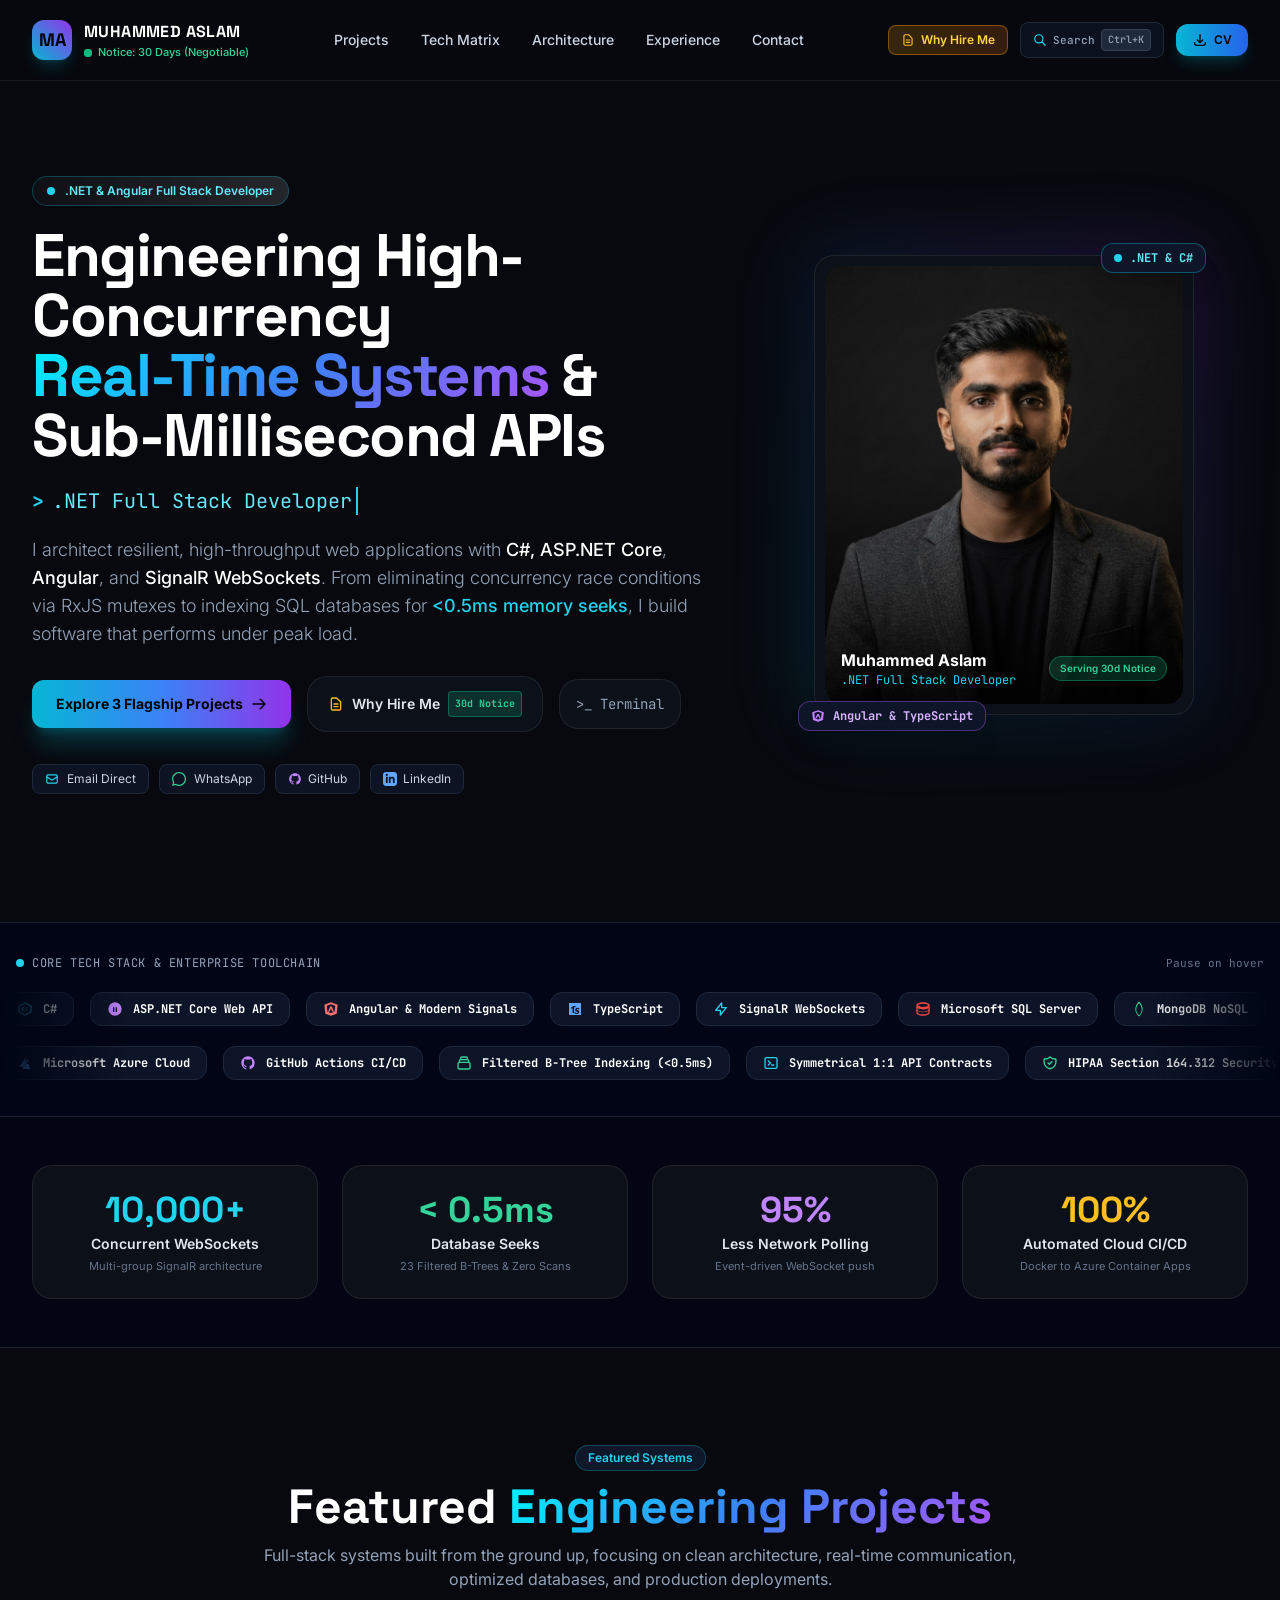
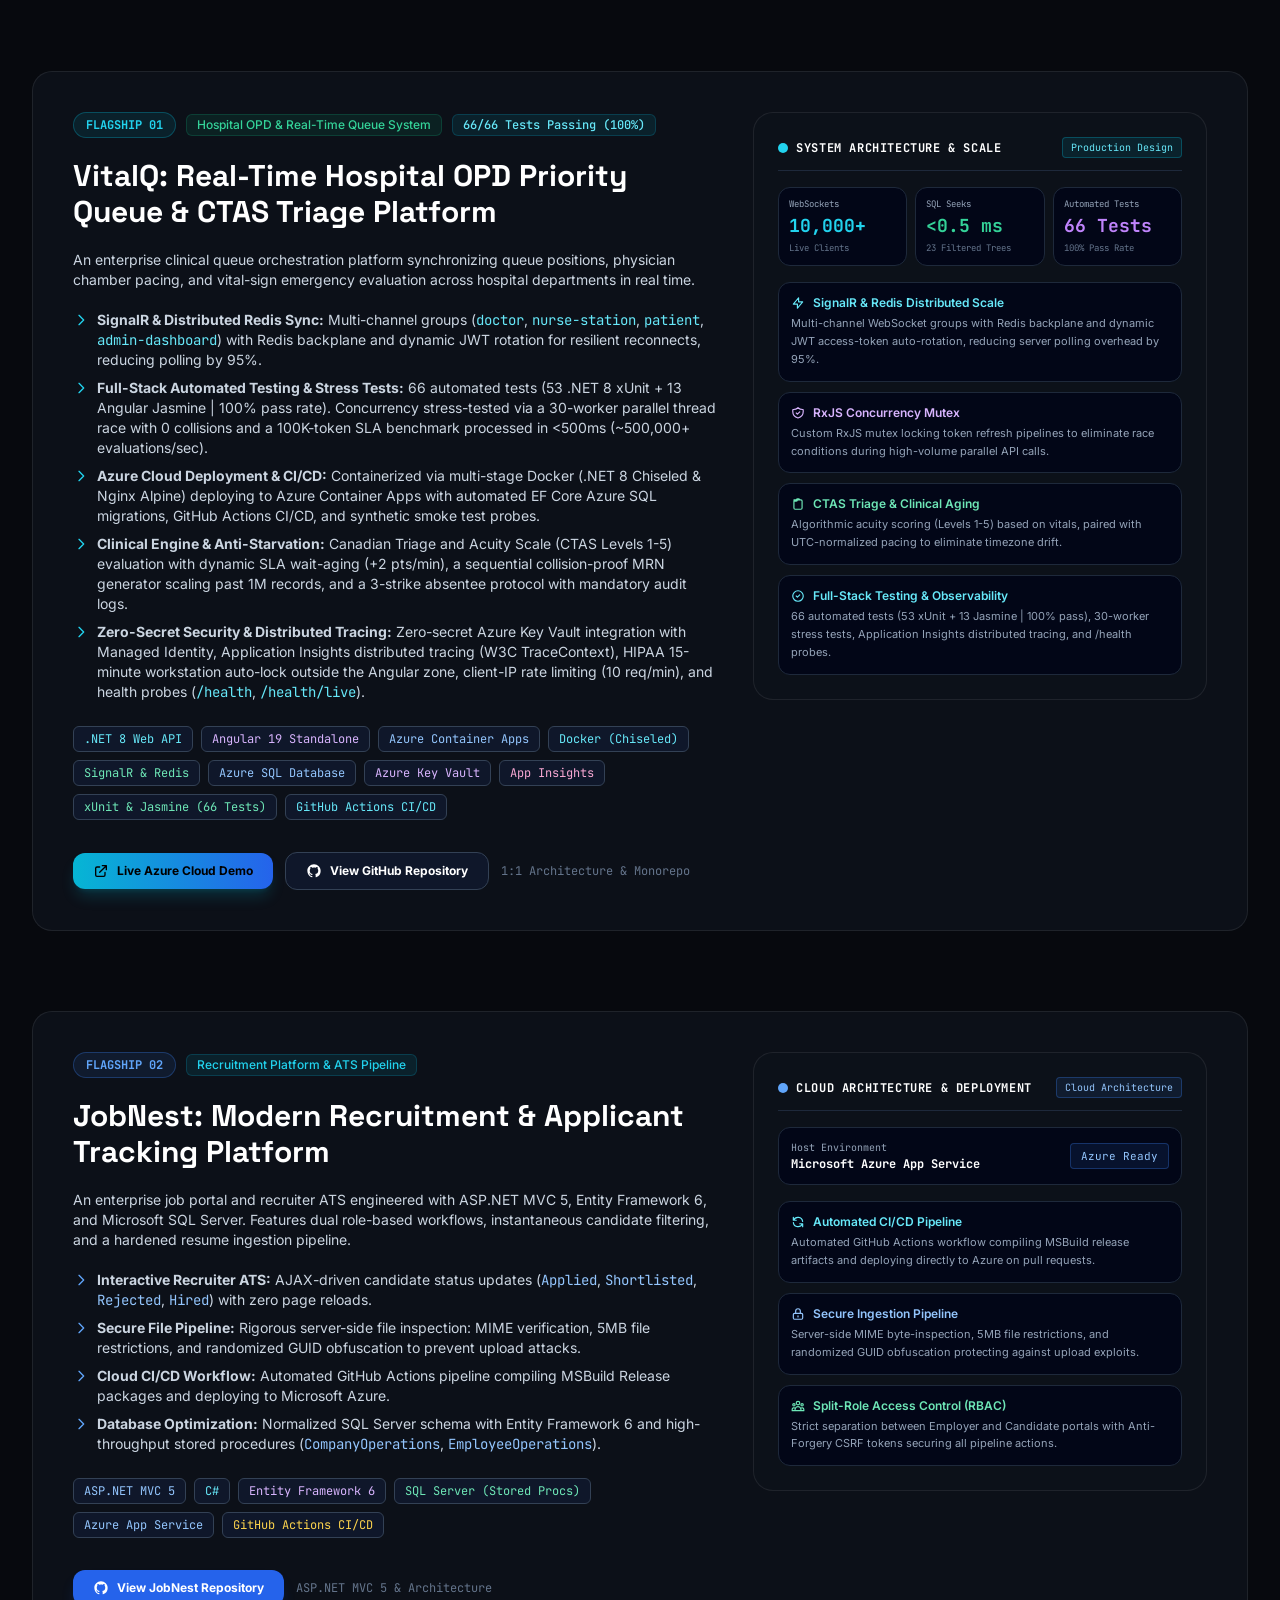
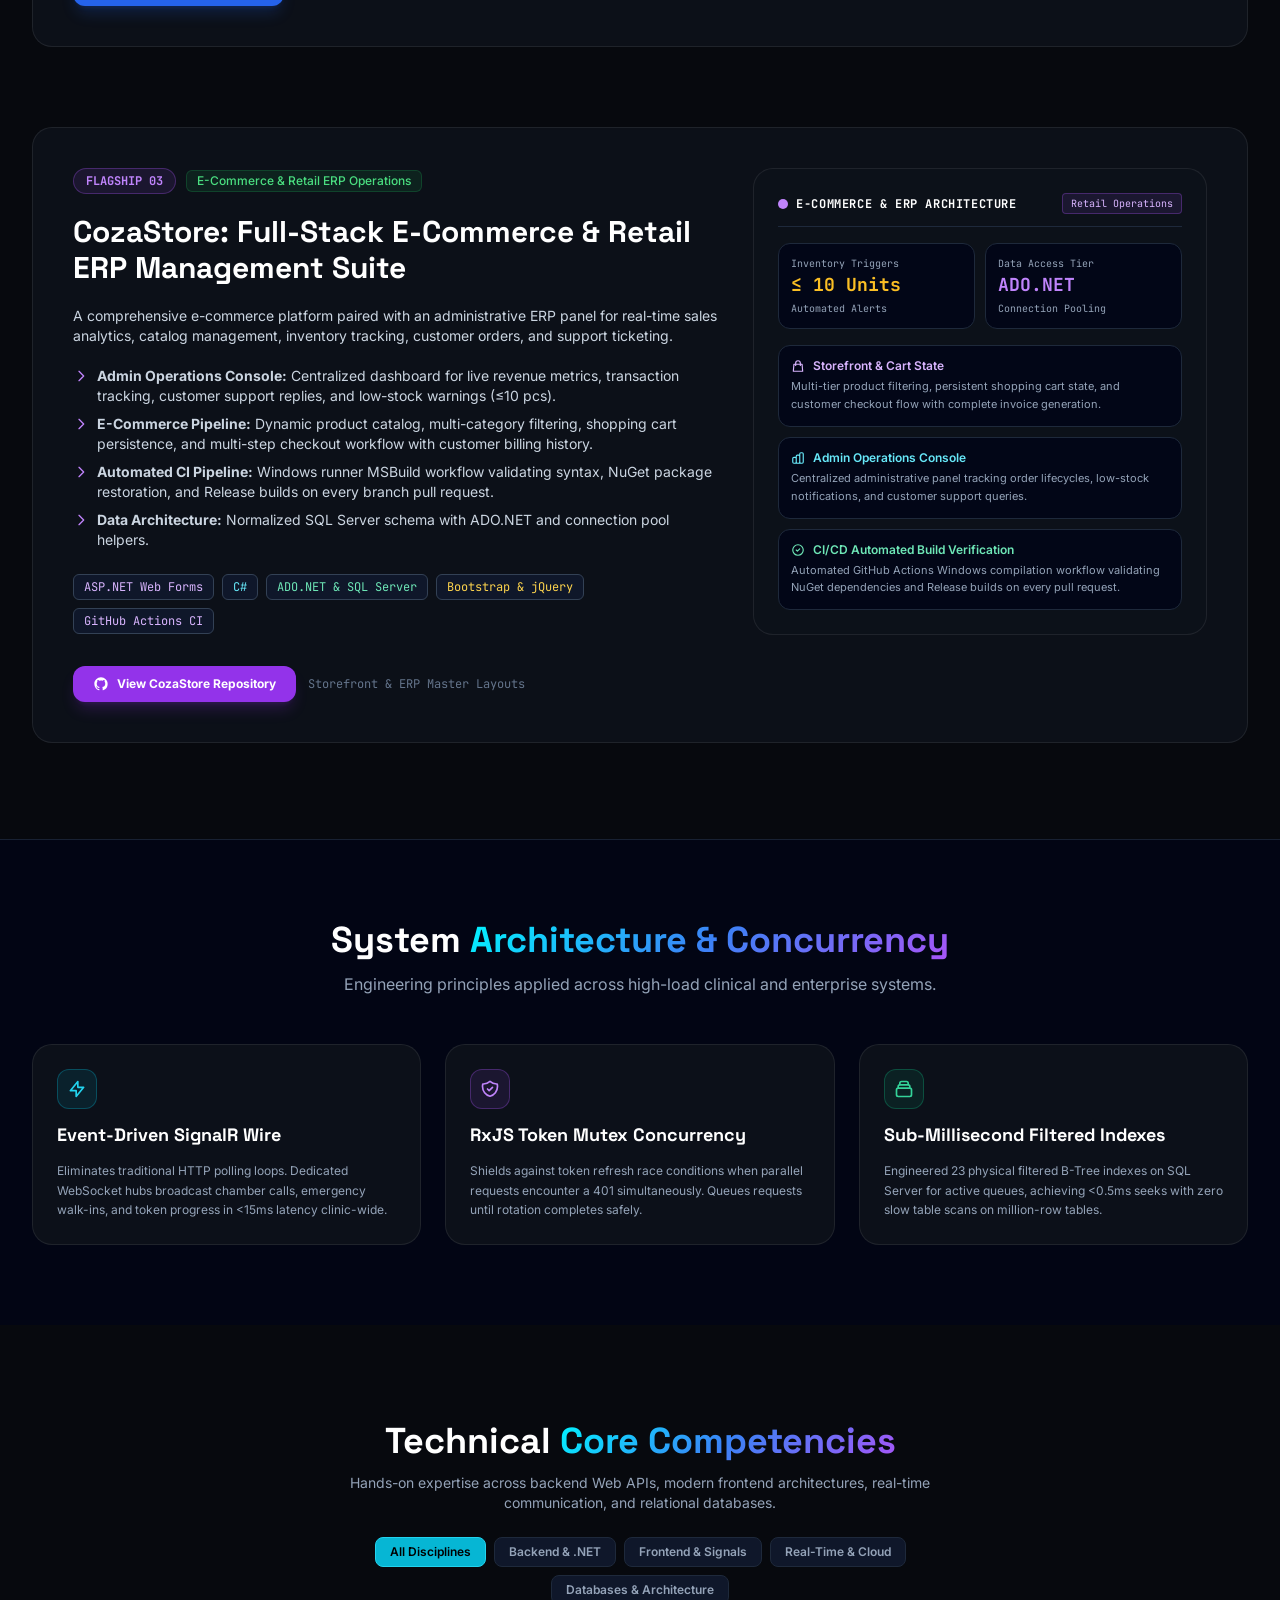
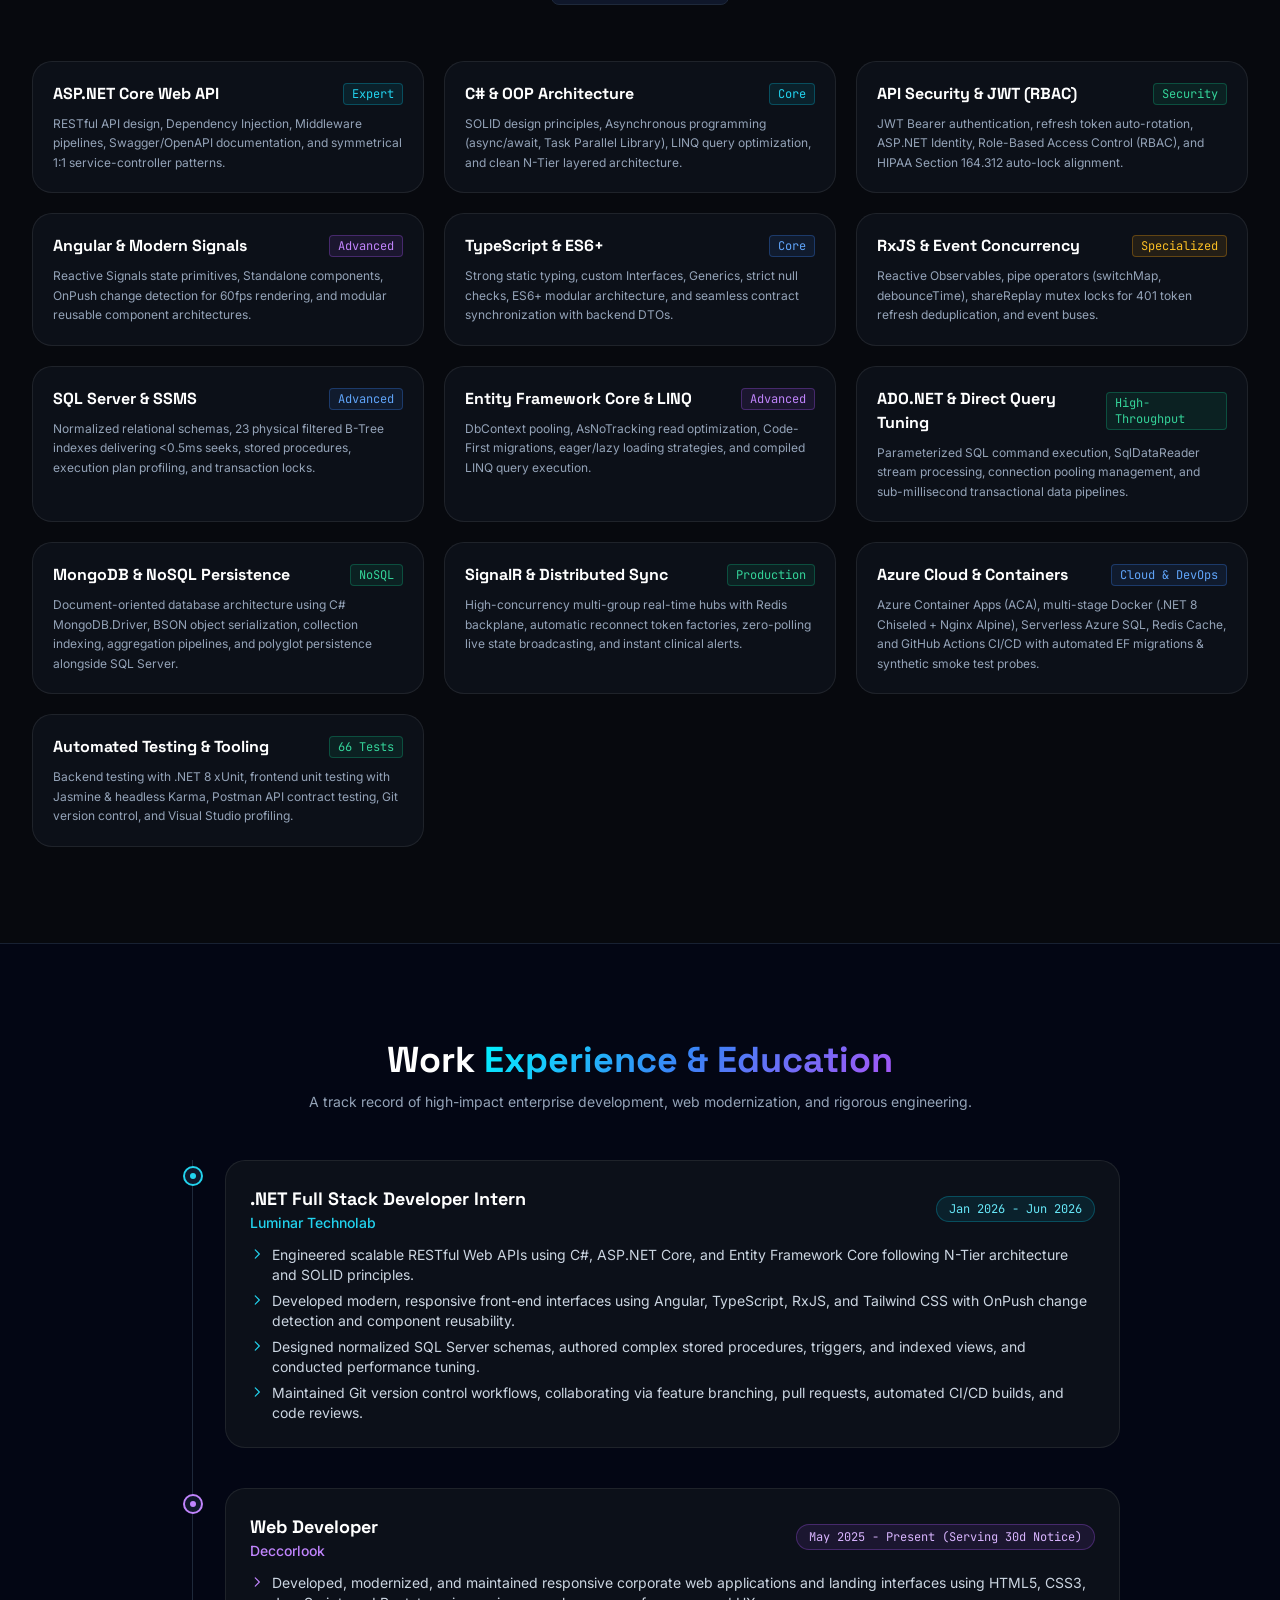
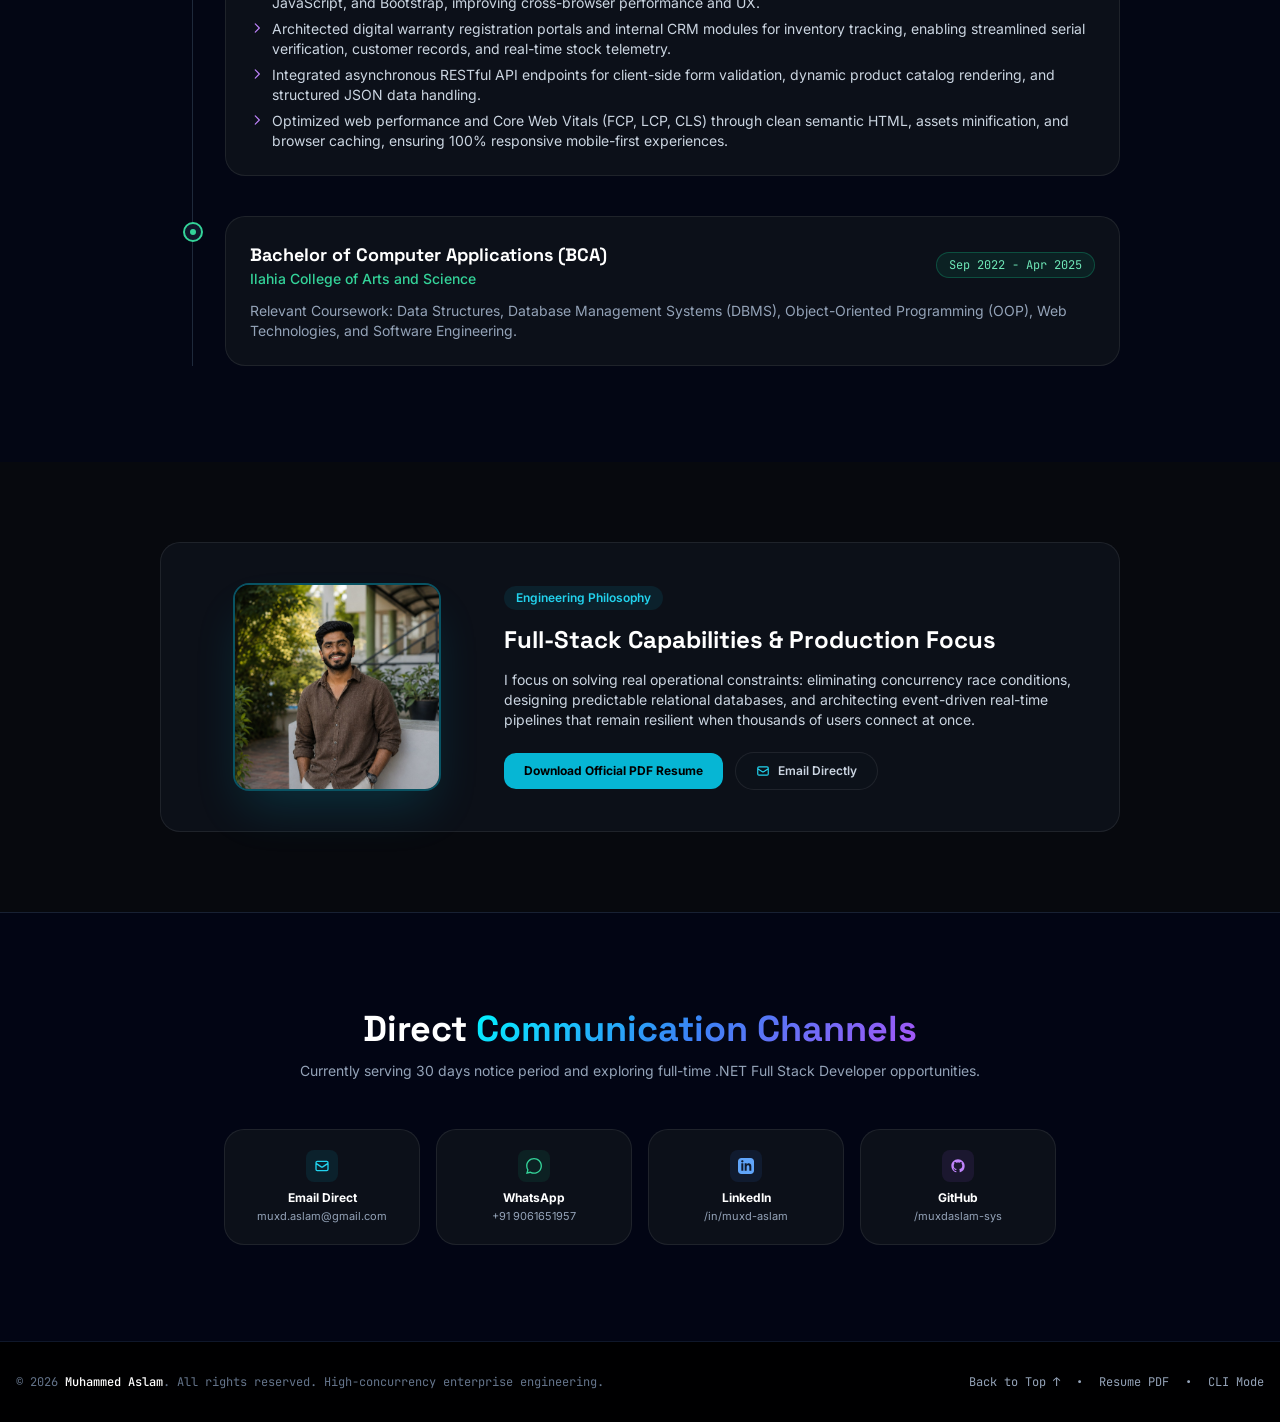
<file: index.html>
<!DOCTYPE html>
<html lang="en" class="dark scroll-smooth">
<head>
  <meta charset="UTF-8">
  <meta name="viewport" content="width=device-width, initial-scale=1.0">
  <title>Muhammed Aslam | .NET &amp; Angular Full Stack Developer</title>
  <meta name="description" content="Portfolio of Muhammed Aslam, a .NET &amp; Angular Full Stack Developer specializing in real-time architectures, scalable ASP.NET Core Web APIs, and high-performance SQL databases.">
  <meta name="keywords" content=".NET Full Stack Developer, ASP.NET Core, Angular, SignalR, C#, SQL Server, EF Core, RxJS, Azure, Muhammed Aslam, VitalQ, JobNest, CozaStore">
  <meta name="author" content="Muhammed Aslam">

  <!-- Open Graph Meta Tags -->
  <meta property="og:title" content="Muhammed Aslam | .NET &amp; Angular Full Stack Developer">
  <meta property="og:description" content="Full-stack web applications engineered with .NET, Angular, and SignalR WebSockets. Explore projects, system architecture, and technical competencies.">
  <meta property="og:image" content="assets/images/aslam-blazer.jpg">
  <meta property="og:type" content="website">

  <!-- Favicon -->
  <link rel="icon" type="image/svg+xml" href="data:image/svg+xml,<svg xmlns='http://www.w3.org/2000/svg' viewBox='0 0 100 100'><text y='.9em' font-size='90'>⚡</text></svg>">

  <!-- Google Fonts Preconnect & Optimized Weights -->
  <link rel="dns-prefetch" href="https://fonts.googleapis.com">
  <link rel="preconnect" href="https://fonts.googleapis.com">
  <link rel="preconnect" href="https://fonts.gstatic.com" crossorigin>
  <link href="https://fonts.googleapis.com/css2?family=Inter:wght@400;500;600;700&family=JetBrains+Mono:wght@400;600&family=Space+Grotesk:wght@600;700&display=swap" rel="stylesheet">

  <!-- Standalone Production Minified Tailwind CSS -->
  <link rel="stylesheet" href="assets/css/tailwind.min.css">

  <!-- Custom Production Stylesheet -->
  <link rel="stylesheet" href="assets/css/style.css">
</head>
<body class="bg-[#07090e] text-slate-100 antialiased selection:bg-cyan-500/30 selection:text-white relative min-h-screen overflow-x-clip">

  <!-- Background Interactive Cyber Canvas -->
  <canvas id="cyberCanvas"></canvas>

  <!-- Toast Notification Container -->
  <div id="toastContainer"></div>

  <!-- =========================================================================
       NAVIGATION BAR
       ========================================================================= -->
  <header class="fixed top-0 left-0 right-0 z-50 glass-nav transition-all duration-300">
    <div class="max-w-7xl mx-auto px-4 sm:px-6 lg:px-8 h-18 sm:h-20 flex items-center justify-between">
      
      <!-- Brand Logo -->
      <a href="#hero" class="flex items-center gap-2.5 sm:gap-3 group">
        <div class="w-9 h-9 sm:w-10 sm:h-10 rounded-xl bg-gradient-to-tr from-cyan-500 to-purple-600 flex items-center justify-center font-heading font-extrabold text-black text-base sm:text-lg shadow-lg shadow-cyan-500/20 group-hover:scale-105 transition-transform">
          MA
        </div>
        <div>
          <span class="font-heading font-bold text-xs sm:text-base tracking-wide text-white group-hover:text-cyan-400 transition-colors">MUHAMMED ASLAM</span>
          <div class="flex items-center gap-1.5">
            <span class="pulse-dot"></span>
            <span class="text-[10px] sm:text-[11px] font-medium text-emerald-400">
              <span class="sm:hidden">30d Notice</span>
              <span class="hidden sm:inline">Notice: 30 Days (Negotiable)</span>
            </span>
          </div>
        </div>
      </a>

      <!-- Desktop Navigation Links -->
      <nav class="hidden md:flex items-center gap-7 lg:gap-8 text-sm font-medium text-slate-300">
        <a href="#projects" class="hover:text-cyan-400 transition-colors">Projects</a>
        <a href="#skills" class="hover:text-cyan-400 transition-colors">Tech Matrix</a>
        <a href="#architecture" class="hover:text-cyan-400 transition-colors">Architecture</a>
        <a href="#experience" class="hover:text-cyan-400 transition-colors">Experience</a>
        <a href="#contact" class="hover:text-cyan-400 transition-colors">Contact</a>
      </nav>

      <!-- Action Utilities -->
      <div class="flex items-center gap-1.5 sm:gap-3">
        
        <!-- Why Hire Me Button -->
        <button onclick="openRecruiterPitchModal()" class="hidden sm:inline-flex items-center gap-1.5 px-3 py-1.5 rounded-lg bg-gradient-to-r from-amber-500/20 to-orange-500/20 hover:from-amber-500/30 hover:to-orange-500/30 border border-amber-500/40 text-amber-300 text-xs font-semibold shadow-sm transition-all hover:scale-105">
          <svg class="w-3.5 h-3.5 text-amber-400" fill="none" stroke="currentColor" viewBox="0 0 24 24"><path stroke-linecap="round" stroke-linejoin="round" stroke-width="2" d="M9 12h6m-6 4h6m2 5H7a2 2 0 01-2-2V5a2 2 0 012-2h5.586a1 1 0 01.707.293l5.414 5.414a1 1 0 01.293.707V19a2 2 0 01-2 2z"/></svg>
          <span>Why Hire Me</span>
        </button>

        <!-- Command Search / Quick Jump Trigger -->
        <button id="cmdPaletteTrigger" class="flex items-center gap-1.5 px-2 sm:px-3 py-1.5 rounded-lg border border-slate-800 bg-slate-900/60 text-slate-400 hover:text-cyan-400 hover:border-slate-700 text-xs font-medium transition-all" title="Quick Jump & Search (Ctrl+K)">
          <svg class="w-3.5 h-3.5 text-cyan-400" fill="none" stroke="currentColor" viewBox="0 0 24 24"><path stroke-linecap="round" stroke-linejoin="round" stroke-width="2" d="M21 21l-6-6m2-5a7 7 0 11-14 0 7 7 0 0114 0z"/></svg>
          <span class="hidden sm:inline font-mono text-[11px] text-slate-400">Search</span>
          <kbd class="hidden md:inline-block px-1.5 py-0.5 rounded bg-slate-800 border border-slate-700 text-[10px] text-slate-400 font-mono">Ctrl+K</kbd>
        </button>

        <!-- Download CV Button -->
        <button onclick="downloadResume()" class="inline-flex items-center gap-1.5 px-2.5 sm:px-4 py-1.5 sm:py-2 rounded-xl bg-gradient-to-r from-cyan-500 to-blue-600 hover:from-cyan-400 hover:to-blue-500 text-black font-semibold text-xs shadow-lg shadow-cyan-500/20 transition-all hover:scale-105 active:scale-95">
          <svg class="w-3.5 h-3.5 sm:w-4 sm:h-4" fill="none" stroke="currentColor" viewBox="0 0 24 24"><path stroke-linecap="round" stroke-linejoin="round" stroke-width="2" d="M4 16v1a3 3 0 003 3h10a3 3 0 003-3v-1m-4-4l-4 4m0 0l-4-4m4 4V4"/></svg>
          <span>CV</span>
        </button>

        <!-- Mobile Hamburger Menu Button -->
        <button id="mobileMenuBtn" class="md:hidden p-2 rounded-xl bg-slate-900 border border-slate-800 text-slate-300 hover:text-cyan-400 focus:outline-none transition-colors min-w-[36px] min-h-[36px] flex items-center justify-center" aria-label="Open Navigation Menu">
          <svg class="w-5 h-5" fill="none" stroke="currentColor" viewBox="0 0 24 24"><path stroke-linecap="round" stroke-linejoin="round" stroke-width="2" d="M4 6h16M4 12h16M4 18h16"/></svg>
        </button>

      </div>
    </div>

    <!-- Mobile Slide-Down Navigation Drawer -->
    <div id="mobileMenuDrawer" class="hidden menu-closed md:hidden fixed inset-x-0 top-18 bg-slate-950 border-b border-slate-800 shadow-2xl p-6 space-y-5 z-40">
      <nav class="flex flex-col space-y-4 text-base font-medium text-slate-300">
        <a href="#projects" class="mobile-nav-link hover:text-cyan-400 transition-colors flex items-center justify-between">
          <span>Featured Projects</span>
          <span class="text-xs text-slate-500 font-mono">03 Systems</span>
        </a>
        <a href="#skills" class="mobile-nav-link hover:text-cyan-400 transition-colors flex items-center justify-between">
          <span>Tech Competencies</span>
          <span class="text-xs text-slate-500 font-mono">.NET &amp; Angular</span>
        </a>
        <a href="#architecture" class="mobile-nav-link hover:text-cyan-400 transition-colors flex items-center justify-between">
          <span>System Architecture</span>
          <span class="text-xs text-slate-500 font-mono">Real-Time</span>
        </a>
        <a href="#experience" class="mobile-nav-link hover:text-cyan-400 transition-colors flex items-center justify-between">
          <span>Experience &amp; Career</span>
          <span class="text-xs text-slate-500 font-mono">Timeline</span>
        </a>
        <a href="#contact" class="mobile-nav-link hover:text-cyan-400 transition-colors flex items-center justify-between">
          <span>Direct Contact</span>
          <span class="text-xs text-slate-500 font-mono">Hire</span>
        </a>
      </nav>

      <div class="pt-4 border-t border-slate-800/80 flex flex-col gap-2.5">
        <button onclick="if(window.closeMobileMenu) window.closeMobileMenu(); openRecruiterPitchModal()" class="w-full py-2.5 px-4 rounded-xl bg-gradient-to-r from-amber-500/20 to-orange-500/20 border border-amber-500/40 text-amber-300 text-xs font-semibold flex items-center justify-center gap-2">
          <svg class="w-4 h-4 text-amber-400" fill="none" stroke="currentColor" viewBox="0 0 24 24"><path stroke-linecap="round" stroke-linejoin="round" stroke-width="2" d="M9 12h6m-6 4h6m2 5H7a2 2 0 01-2-2V5a2 2 0 012-2h5.586a1 1 0 01.707.293l5.414 5.414a1 1 0 01.293.707V19a2 2 0 01-2 2z"/></svg>
          <span>Why Hire Me</span>
          <span class="px-1.5 py-0.5 rounded bg-emerald-500/20 text-emerald-400 border border-emerald-500/40 text-[10px] font-mono">30d Notice</span>
        </button>
        <button onclick="if(window.closeMobileMenu) window.closeMobileMenu(); toggleTerminal()" class="w-full py-2.5 px-4 rounded-xl bg-slate-900 border border-slate-800 text-slate-400 hover:text-cyan-400 text-xs font-mono flex items-center justify-center gap-2">
          <span>&gt;_ Open Terminal CLI</span>
        </button>
      </div>
    </div>
  </header>

  <!-- =========================================================================
       HERO SECTION
       ========================================================================= -->
  <section id="hero" class="relative pt-32 pb-16 sm:pt-40 sm:pb-24 lg:pt-44 lg:pb-32 overflow-hidden">
    <div class="max-w-7xl mx-auto px-4 sm:px-6 lg:px-8 relative z-10">
      <div class="grid grid-cols-1 lg:grid-cols-12 gap-10 lg:gap-8 items-center">
        
        <!-- Left Column: Bio & Value Proposition -->
        <div class="lg:col-span-7 space-y-5 text-center lg:text-left">
          
          <!-- Top Badge -->
          <div class="inline-flex items-center gap-2.5 px-3.5 py-1.5 rounded-full bg-slate-900/90 border border-cyan-500/30 text-xs font-semibold text-cyan-300 shimmer-badge shadow-sm">
            <span class="w-2 h-2 rounded-full bg-cyan-400 animate-ping"></span>
            <span>.NET &amp; Angular Full Stack Developer</span>
          </div>

          <!-- Headline -->
          <h1 class="text-3xl sm:text-5xl lg:text-6xl font-heading font-extrabold tracking-tight text-white leading-tight">
            Engineering High-Concurrency <br class="hidden sm:inline">
            <span class="gradient-text-cyan">Real-Time Systems</span> &amp; <br class="hidden sm:inline">
            Sub-Millisecond APIs
          </h1>

          <!-- Rotating Subtitle -->
          <div class="flex items-center justify-center lg:justify-start gap-2 text-base sm:text-xl font-mono text-slate-300 min-h-[30px]">
            <span class="text-cyan-400 font-bold">&gt;</span>
            <span id="typingRole" class="text-cyan-300 border-r-2 border-cyan-400 pr-1 animate-pulse"></span>
          </div>

          <!-- Description -->
          <p class="text-sm sm:text-lg text-slate-400 max-w-2xl mx-auto lg:mx-0 leading-relaxed font-light">
            I architect resilient, high-throughput web applications with 
            <span class="text-white font-medium">C#, ASP.NET Core</span>, 
            <span class="text-white font-medium">Angular</span>, and 
            <span class="text-white font-medium">SignalR WebSockets</span>. From eliminating concurrency race conditions via RxJS mutexes to indexing SQL databases for <span class="text-cyan-400 font-medium">&lt;0.5ms memory seeks</span>, I build software that performs under peak load.
          </p>

          <!-- Primary CTAs -->
          <div class="flex flex-col sm:flex-row items-stretch sm:items-center justify-center lg:justify-start gap-3 sm:gap-4 pt-2">
            
            <a href="#projects" class="inline-flex items-center justify-center gap-2 px-5 sm:px-6 py-3.5 rounded-xl bg-gradient-to-r from-cyan-500 via-blue-500 to-purple-600 hover:from-cyan-400 hover:to-purple-500 text-black font-bold text-xs sm:text-sm shadow-xl shadow-cyan-500/25 transition-all hover:scale-105 active:scale-95 text-center">
              <span>Explore 3 Flagship Projects</span>
              <svg class="w-4 h-4" fill="none" stroke="currentColor" viewBox="0 0 24 24"><path stroke-linecap="round" stroke-linejoin="round" stroke-width="2" d="M14 5l7 7m0 0l-7 7m7-7H3"/></svg>
            </a>

            <button onclick="openRecruiterPitchModal()" class="inline-flex items-center justify-center gap-2 px-4 sm:px-5 py-3.5 rounded-xl solid-card hover:bg-slate-800/80 text-slate-200 text-xs sm:text-sm font-semibold transition-all hover:border-amber-500/50 hover:text-amber-300 text-center">
              <svg class="w-4 h-4 text-amber-400" fill="none" stroke="currentColor" viewBox="0 0 24 24"><path stroke-linecap="round" stroke-linejoin="round" stroke-width="2" d="M9 12h6m-6 4h6m2 5H7a2 2 0 01-2-2V5a2 2 0 012-2h5.586a1 1 0 01.707.293l5.414 5.414a1 1 0 01.293.707V19a2 2 0 01-2 2z"/></svg>
              <span>Why Hire Me</span>
              <span class="px-1.5 py-0.5 rounded bg-emerald-500/20 text-emerald-400 border border-emerald-500/40 text-[10px] font-mono">30d Notice</span>
            </button>

            <button onclick="toggleTerminal()" class="hidden sm:inline-flex items-center justify-center gap-2 px-4 py-3.5 rounded-xl solid-card hover:bg-slate-800/80 text-slate-400 hover:text-cyan-400 text-xs sm:text-sm font-mono transition-all">
              <span>&gt;_ Terminal</span>
            </button>

          </div>

          <!-- Contact Quick-Bar -->
          <div class="pt-3 grid grid-cols-2 sm:flex sm:flex-wrap items-center justify-center lg:justify-start gap-2 sm:gap-2.5 text-xs text-slate-400">
            
            <a href="mailto:muxd.aslam@gmail.com" onclick="copyEmail()" class="inline-flex items-center justify-center gap-1.5 sm:gap-2 px-3 py-2.5 sm:py-1.5 rounded-lg bg-slate-900/80 hover:bg-slate-800 border border-slate-800 hover:border-cyan-500/40 text-slate-300 transition-all text-center">
              <svg class="w-3.5 h-3.5 text-cyan-400 shrink-0" fill="none" stroke="currentColor" viewBox="0 0 24 24"><path stroke-linecap="round" stroke-linejoin="round" stroke-width="2" d="M3 8l7.89 5.26a2 2 0 002.22 0L21 8M5 19h14a2 2 0 002-2V7a2 2 0 00-2-2H5a2 2 0 00-2 2v10a2 2 0 002 2z"/></svg>
              <span class="truncate">Email Direct</span>
            </a>

            <a href="https://wa.me/919061651957?text=Hi%20Muhammed%20Aslam,%20I%20reviewed%20your%20portfolio" target="_blank" rel="noopener" class="inline-flex items-center justify-center gap-1.5 sm:gap-2 px-3 py-2.5 sm:py-1.5 rounded-lg bg-slate-900/80 hover:bg-slate-800 border border-slate-800 hover:border-emerald-500/40 text-slate-300 transition-all text-center">
              <svg class="w-3.5 h-3.5 text-emerald-400 shrink-0" fill="currentColor" viewBox="0 0 24 24"><path d="M.057 24l1.687-6.163c-1.041-1.804-1.588-3.849-1.587-5.946.003-6.556 5.338-11.891 11.893-11.891 3.181.001 6.167 1.24 8.413 3.488 2.245 2.248 3.481 5.236 3.48 8.414-.003 6.557-5.338 11.892-11.893 11.892-1.99-.001-3.951-.5-5.688-1.448l-6.305 1.654zm6.597-3.807c1.676.995 3.276 1.591 5.392 1.592 5.448 0 9.886-4.434 9.889-9.885.002-5.462-4.415-9.89-9.881-9.892-5.452 0-9.887 4.434-9.889 9.884-.001 2.225.651 3.891 1.746 5.634l-.999 3.648 3.742-.981z"/></svg>
              <span>WhatsApp</span>
            </a>

            <a href="https://github.com/muxdaslam-sys" target="_blank" rel="noopener" class="inline-flex items-center justify-center gap-1.5 px-3 py-2.5 sm:py-1.5 rounded-lg bg-slate-900/80 hover:bg-slate-800 border border-slate-800 hover:border-purple-500/40 text-slate-300 transition-all text-center">
              <svg class="w-3.5 h-3.5 text-purple-400 shrink-0" fill="currentColor" viewBox="0 0 24 24"><path fill-rule="evenodd" clip-rule="evenodd" d="M12 2C6.477 2 2 6.484 2 12.017c0 4.425 2.865 8.18 6.839 9.504.5.092.682-.217.682-.483 0-.237-.008-.868-.013-1.703-2.782.605-3.369-1.343-3.369-1.343-.454-1.158-1.11-1.466-1.11-1.466-.908-.62.069-.608.069-.608 1.003.07 1.53 1.032 1.53 1.032.892 1.53 2.341 1.088 2.91.832.092-.647.35-1.088.636-1.338-2.22-.253-4.555-1.113-4.555-4.951 0-1.093.39-1.988 1.029-2.688-.103-.253-.446-1.272.098-2.65 0 0 .84-.27 2.75 1.026A9.564 9.564 0 0112 6.844c.85.004 1.705.115 2.504.337 1.909-1.296 2.747-1.027 2.747-1.027.546 1.379.202 2.398.1 2.651.64.7 1.028 1.595 1.028 2.688 0 3.848-2.339 4.695-4.566 4.943.359.309.678.92.678 1.855 0 1.338-.012 2.419-.012 2.747 0 .268.18.58.688.482A10.019 10.019 0 0022 12.017C22 6.484 17.522 2 12 2z"/></svg>
              <span>GitHub</span>
            </a>

            <a href="https://linkedin.com/in/muxd-aslam" target="_blank" rel="noopener" class="inline-flex items-center justify-center gap-1.5 px-3 py-2.5 sm:py-1.5 rounded-lg bg-slate-900/80 hover:bg-slate-800 border border-slate-800 hover:border-blue-500/40 text-slate-300 transition-all text-center">
              <svg class="w-3.5 h-3.5 text-blue-400 shrink-0" fill="currentColor" viewBox="0 0 24 24"><path d="M19 0h-14c-2.761 0-5 2.239-5 5v14c0 2.761 2.239 5 5 5h14c2.762 0 5-2.239 5-5v-14c0-2.761-2.238-5-5-5zm-11 19h-3v-11h3v11zm-1.5-12.268c-.966 0-1.75-.79-1.75-1.764s.784-1.764 1.75-1.764 1.75.79 1.75 1.764-.783 1.764-1.75 1.764zm13.5 12.268h-3v-5.604c0-3.368-4-3.113-4 0v5.604h-3v-11h3v1.765c1.396-2.586 7-2.777 7 2.476v6.759z"/></svg>
              <span>LinkedIn</span>
            </a>

          </div>

        </div>

        <!-- Right Column: Executive Portrait -->
        <div class="lg:col-span-5 flex justify-center">
          <div class="relative w-full max-w-[320px] sm:max-w-[380px]">
            
            <!-- Outer Glow Aura -->
            <div class="absolute -inset-2 bg-gradient-to-tr from-cyan-500/25 via-blue-500/20 to-purple-600/30 rounded-3xl blur-2xl opacity-75 animate-pulse"></div>

            <!-- Portrait Card -->
            <div class="relative h-[340px] sm:h-[420px] lg:h-[460px] solid-card border border-cyan-500/30 p-2 sm:p-2.5 bg-slate-900/90 shadow-2xl rounded-2xl overflow-hidden">
              <div class="relative w-full h-full rounded-2xl overflow-hidden bg-slate-950">
                <img src="assets/images/aslam-blazer.jpg" alt="Muhammed Aslam: Executive Studio Portrait" width="400" height="480" fetchpriority="high" class="w-full h-full object-cover object-top hover:scale-105 transition-transform duration-700" loading="eager">
                <div class="absolute inset-0 bg-gradient-to-t from-black/90 via-black/20 to-transparent"></div>
                
                <div class="absolute bottom-3 left-3 right-3 sm:bottom-4 sm:left-4 sm:right-4">
                  <div class="flex items-center justify-between">
                    <div>
                      <h3 class="text-sm sm:text-base font-bold text-white">Muhammed Aslam</h3>
                      <p class="text-[11px] sm:text-xs text-cyan-400 font-mono">.NET Full Stack Developer</p>
                    </div>
                    <span class="px-2 py-0.5 sm:px-2.5 sm:py-1 rounded-full bg-emerald-500/20 text-emerald-400 border border-emerald-500/40 text-[10px] font-semibold">Serving 30d Notice</span>
                  </div>
                </div>
              </div>
            </div>

            <!-- Floating Tech Badges -->
            <div class="absolute top-2 right-2 sm:-top-3 sm:-right-3 floating-chip z-20">
              <div class="px-2.5 sm:px-3 py-1 sm:py-1.5 rounded-xl bg-slate-900/95 border border-cyan-500/40 shadow-xl flex items-center gap-1.5 sm:gap-2">
                <span class="w-2 h-2 rounded-full bg-cyan-400 animate-ping"></span>
                <span class="text-[11px] sm:text-xs font-bold text-cyan-300 font-mono">.NET &amp; C#</span>
              </div>
            </div>

            <div class="absolute bottom-2 left-2 sm:-bottom-4 sm:-left-4 floating-chip-delayed z-20">
              <div class="px-2.5 sm:px-3 py-1 sm:py-1.5 rounded-xl bg-slate-900/95 border border-purple-500/40 shadow-xl flex items-center gap-1.5 sm:gap-2">
                <svg class="w-3.5 h-3.5 text-purple-400" viewBox="0 0 24 24" fill="currentColor"><path d="M12 2L2 5.5l1.5 13.5L12 22l8.5-3L22 5.5 12 2zm0 2.8l6.3 2.2-1 9-5.3 1.9-5.3-1.9-1-9L12 4.8zm-1.2 3.6L7.5 16h2.2l.7-2h3.2l.7 2h2.2L13.2 8.4h-2.4zm1.2 2.6l1.1 3.2h-2.2l1.1-3.2z"/></svg>
                <span class="text-[11px] sm:text-xs font-bold text-purple-300 font-mono">Angular &amp; TypeScript</span>
              </div>
            </div>

          </div>
        </div>

      </div>
    </div>
  </section>

  <!-- =========================================================================
       INFINITE AUTO-SLIDING SKILLS MARQUEE (DUAL TRACK HARDWARE-ACCELERATED)
       ========================================================================= -->
  <section class="py-8 bg-slate-950/90 border-y border-slate-800/80 relative z-10 overflow-hidden">
    <div class="max-w-7xl mx-auto px-4 mb-4 flex items-center justify-between">
      <span class="text-xs font-mono uppercase tracking-wider text-slate-400 flex items-center gap-2">
        <span class="w-2 h-2 rounded-full bg-cyan-400 animate-pulse"></span>
        Core Tech Stack &amp; Enterprise Toolchain
      </span>
      <span class="text-[11px] text-slate-500 font-mono hidden sm:inline">Pause on hover</span>
    </div>

    <!-- Track 1: Frameworks & Core Languages (Auto-Scrolling Left) -->
    <div class="marquee-wrapper mb-3">
      <div class="marquee-track-left gap-4 py-1">
        
        <!-- C# -->
        <div class="flex items-center gap-2.5 px-4 py-2 rounded-xl bg-slate-900/90 border border-slate-800 text-slate-200 text-xs font-mono shrink-0 hover:border-cyan-500/50 transition-colors">
          <svg class="w-4 h-4 text-cyan-400" viewBox="0 0 24 24" fill="currentColor"><path d="M12 2L2 7v10l10 5 10-5V7L12 2zm0 2.2l7.8 3.9v7.8L12 19.8 4.2 15.9V8.1L12 4.2zM9.5 9a3 3 0 000 6h1.5a1 1 0 000-2H9.5a1 1 0 010-2h1.5a1 1 0 000-2H9.5zm5 0h1.5v2h-1.5v2h1.5v2h-1.5v-2h-2v2h-1.5v-2h2v-2h-2v-2h1.5v2h2V9z"/></svg>
          <span class="font-bold text-white">C#</span>
        </div>

        <!-- ASP.NET Core -->
        <div class="flex items-center gap-2.5 px-4 py-2 rounded-xl bg-slate-900/90 border border-slate-800 text-slate-200 text-xs font-mono shrink-0 hover:border-cyan-500/50 transition-colors">
          <svg class="w-4 h-4 text-purple-400" viewBox="0 0 24 24" fill="currentColor"><path d="M12 2a10 10 0 100 20 10 10 0 000-20zm-1 14.5H9V9.5h2v7zm4 0h-2V9.5h2v7z"/></svg>
          <span class="font-bold text-white">ASP.NET Core Web API</span>
        </div>

        <!-- Angular -->
        <div class="flex items-center gap-2.5 px-4 py-2 rounded-xl bg-slate-900/90 border border-slate-800 text-slate-200 text-xs font-mono shrink-0 hover:border-cyan-500/50 transition-colors">
          <svg class="w-4 h-4 text-red-400" viewBox="0 0 24 24" fill="currentColor"><path d="M12 2L2 5.5l1.5 13.5L12 22l8.5-3L22 5.5 12 2zm0 2.8l6.3 2.2-1 9-5.3 1.9-5.3-1.9-1-9L12 4.8zm-1.2 3.6L7.5 16h2.2l.7-2h3.2l.7 2h2.2L13.2 8.4h-2.4zm1.2 2.6l1.1 3.2h-2.2l1.1-3.2z"/></svg>
          <span class="font-bold text-white">Angular &amp; Modern Signals</span>
        </div>

        <!-- TypeScript -->
        <div class="flex items-center gap-2.5 px-4 py-2 rounded-xl bg-slate-900/90 border border-slate-800 text-slate-200 text-xs font-mono shrink-0 hover:border-cyan-500/50 transition-colors">
          <svg class="w-4 h-4 text-blue-400" viewBox="0 0 24 24" fill="currentColor"><path d="M3 3h18v18H3V3zm14.3 11.2c-.3-.2-.8-.4-1.4-.5-.6-.2-.9-.3-1.1-.5-.2-.1-.2-.3-.2-.5 0-.2.1-.4.3-.5.2-.1.5-.2.9-.2.4 0 .7.1 1 .2.3.1.5.3.7.5l1.1-1.3c-.3-.3-.7-.6-1.2-.8-.5-.2-1.1-.3-1.7-.3-.7 0-1.3.1-1.8.4-.5.3-.9.6-1.2 1.1-.3.5-.4 1-.4 1.6 0 .6.2 1.1.5 1.5.3.4.9.8 1.6 1 .5.2.9.3 1.2.5.3.1.4.3.4.6 0 .3-.1.5-.4.7-.3.2-.6.3-1.1.3-.5 0-1-.1-1.4-.4-.4-.3-.8-.7-1-1.2l-1.3 1.1c.3.6.8 1.1 1.4 1.5.6.4 1.4.6 2.3.6.8 0 1.5-.2 2.1-.5.6-.3 1-.8 1.3-1.3.3-.6.5-1.2.5-1.9 0-.8-.3-1.5-.9-2.1zm-8.8-4.7H6v1.9h2.3V18h2.3V9.5h2.3V7.5H8.5z"/></svg>
          <span class="font-bold text-white">TypeScript</span>
        </div>

        <!-- SignalR -->
        <div class="flex items-center gap-2.5 px-4 py-2 rounded-xl bg-slate-900/90 border border-slate-800 text-slate-200 text-xs font-mono shrink-0 hover:border-cyan-500/50 transition-colors">
          <svg class="w-4 h-4 text-cyan-400" fill="none" stroke="currentColor" viewBox="0 0 24 24"><path stroke-linecap="round" stroke-linejoin="round" stroke-width="2" d="M13 10V3L4 14h7v7l9-11h-7z"/></svg>
          <span class="font-bold text-white">SignalR WebSockets</span>
        </div>

        <!-- SQL Server -->
        <div class="flex items-center gap-2.5 px-4 py-2 rounded-xl bg-slate-900/90 border border-slate-800 text-slate-200 text-xs font-mono shrink-0 hover:border-cyan-500/50 transition-colors">
          <svg class="w-4 h-4 text-red-500" viewBox="0 0 24 24" fill="currentColor"><path d="M12 2C6.48 2 2 4.02 2 6.5v11C2 19.98 6.48 22 12 22s10-2.02 10-4.5v-11C22 4.02 17.52 2 12 2zm0 2c4.41 0 8 1.57 8 2.5S16.41 9 12 9 4 7.43 4 6.5 7.59 4 12 4zm8 13.5c0 .93-3.59 2.5-8 2.5s-8-1.57-8-2.5V15c1.9 1.18 4.77 1.8 8 1.8s6.1-.62 8-1.8v2.5zm0-4c0 .93-3.59 2.5-8 2.5s-8-1.57-8-2.5V11c1.9 1.18 4.77 1.8 8 1.8s6.1-.62 8-1.8v2.5z"/></svg>
          <span class="font-bold text-white">Microsoft SQL Server</span>
        </div>

        <!-- MongoDB -->
        <div class="flex items-center gap-2.5 px-4 py-2 rounded-xl bg-slate-900/90 border border-slate-800 text-slate-200 text-xs font-mono shrink-0 hover:border-emerald-500/50 transition-colors">
          <svg class="w-4 h-4 text-emerald-400" viewBox="0 0 24 24" fill="currentColor"><path d="M17.193 9.555c-1.264-5.228-4.471-8.09-4.708-8.3a.732.732 0 00-.97 0C11.278 1.465 8.071 4.327 6.807 9.555 5.487 15.015 8.44 20.312 11.515 22.86c.142.118.319.177.485.177.166 0 .343-.059.485-.177 3.075-2.548 6.028-7.845 4.708-13.305zm-5.193 11.83C9.42 19.16 7.03 14.773 8.078 10.436c.925-3.826 3.12-6.241 3.922-7.032.802.791 2.997 3.206 3.922 7.032 1.048 4.337-1.342 8.724-3.922 10.949z"/></svg>
          <span class="font-bold text-white">MongoDB NoSQL</span>
        </div>

        <!-- Entity Framework Core -->
        <div class="flex items-center gap-2.5 px-4 py-2 rounded-xl bg-slate-900/90 border border-slate-800 text-slate-200 text-xs font-mono shrink-0 hover:border-cyan-500/50 transition-colors">
          <svg class="w-4 h-4 text-purple-400" fill="none" stroke="currentColor" viewBox="0 0 24 24"><path stroke-linecap="round" stroke-linejoin="round" stroke-width="2" d="M4 7v10c0 2 1.5 3 3.5 3h9c2 0 3.5-1 3.5-3V7M4 7c0-2 1.5-3 3.5-3h9c2 0 3.5 1 3.5 3M4 7h16m-8 4v6"/></svg>
          <span class="font-bold text-white">Entity Framework Core</span>
        </div>

        <!-- RxJS -->
        <div class="flex items-center gap-2.5 px-4 py-2 rounded-xl bg-slate-900/90 border border-slate-800 text-slate-200 text-xs font-mono shrink-0 hover:border-cyan-500/50 transition-colors">
          <svg class="w-4 h-4 text-pink-400" viewBox="0 0 24 24" fill="currentColor"><path d="M12 2a10 10 0 100 20 10 10 0 000-20zm0 3a7 7 0 110 14 7 7 0 010-14zm-1 3v6l5-3-5-3z"/></svg>
          <span class="font-bold text-white">RxJS Mutex Concurrency</span>
        </div>

        <!-- DUPLICATE SET FOR SEAMLESS LOOP -->
        <div class="flex items-center gap-2.5 px-4 py-2 rounded-xl bg-slate-900/90 border border-slate-800 text-slate-200 text-xs font-mono shrink-0 hover:border-cyan-500/50 transition-colors">
          <svg class="w-4 h-4 text-cyan-400" viewBox="0 0 24 24" fill="currentColor"><path d="M12 2L2 7v10l10 5 10-5V7L12 2zm0 2.2l7.8 3.9v7.8L12 19.8 4.2 15.9V8.1L12 4.2zM9.5 9a3 3 0 000 6h1.5a1 1 0 000-2H9.5a1 1 0 010-2h1.5a1 1 0 000-2H9.5zm5 0h1.5v2h-1.5v2h1.5v2h-1.5v-2h-2v2h-1.5v-2h2v-2h-2v-2h1.5v2h2V9z"/></svg>
          <span class="font-bold text-white">C#</span>
        </div>
        <div class="flex items-center gap-2.5 px-4 py-2 rounded-xl bg-slate-900/90 border border-slate-800 text-slate-200 text-xs font-mono shrink-0 hover:border-cyan-500/50 transition-colors">
          <svg class="w-4 h-4 text-purple-400" viewBox="0 0 24 24" fill="currentColor"><path d="M12 2a10 10 0 100 20 10 10 0 000-20zm-1 14.5H9V9.5h2v7zm4 0h-2V9.5h2v7z"/></svg>
          <span class="font-bold text-white">ASP.NET Core Web API</span>
        </div>
        <div class="flex items-center gap-2.5 px-4 py-2 rounded-xl bg-slate-900/90 border border-slate-800 text-slate-200 text-xs font-mono shrink-0 hover:border-cyan-500/50 transition-colors">
          <svg class="w-4 h-4 text-red-400" viewBox="0 0 24 24" fill="currentColor"><path d="M12 2L2 5.5l1.5 13.5L12 22l8.5-3L22 5.5 12 2zm0 2.8l6.3 2.2-1 9-5.3 1.9-5.3-1.9-1-9L12 4.8zm-1.2 3.6L7.5 16h2.2l.7-2h3.2l.7 2h2.2L13.2 8.4h-2.4zm1.2 2.6l1.1 3.2h-2.2l1.1-3.2z"/></svg>
          <span class="font-bold text-white">Angular &amp; Modern Signals</span>
        </div>
        <div class="flex items-center gap-2.5 px-4 py-2 rounded-xl bg-slate-900/90 border border-slate-800 text-slate-200 text-xs font-mono shrink-0 hover:border-cyan-500/50 transition-colors">
          <svg class="w-4 h-4 text-cyan-400" fill="none" stroke="currentColor" viewBox="0 0 24 24"><path stroke-linecap="round" stroke-linejoin="round" stroke-width="2" d="M13 10V3L4 14h7v7l9-11h-7z"/></svg>
          <span class="font-bold text-white">SignalR WebSockets</span>
        </div>
        <div class="flex items-center gap-2.5 px-4 py-2 rounded-xl bg-slate-900/90 border border-slate-800 text-slate-200 text-xs font-mono shrink-0 hover:border-cyan-500/50 transition-colors">
          <svg class="w-4 h-4 text-red-500" viewBox="0 0 24 24" fill="currentColor"><path d="M12 2C6.48 2 2 4.02 2 6.5v11C2 19.98 6.48 22 12 22s10-2.02 10-4.5v-11C22 4.02 17.52 2 12 2zm0 2c4.41 0 8 1.57 8 2.5S16.41 9 12 9 4 7.43 4 6.5 7.59 4 12 4zm8 13.5c0 .93-3.59 2.5-8 2.5s-8-1.57-8-2.5V15c1.9 1.18 4.77 1.8 8 1.8s6.1-.62 8-1.8v2.5zm0-4c0 .93-3.59 2.5-8 2.5s-8-1.57-8-2.5V11c1.9 1.18 4.77 1.8 8 1.8s6.1-.62 8-1.8v2.5z"/></svg>
          <span class="font-bold text-white">Microsoft SQL Server</span>
        </div>
        <div class="flex items-center gap-2.5 px-4 py-2 rounded-xl bg-slate-900/90 border border-slate-800 text-slate-200 text-xs font-mono shrink-0 hover:border-emerald-500/50 transition-colors">
          <svg class="w-4 h-4 text-emerald-400" viewBox="0 0 24 24" fill="currentColor"><path d="M17.193 9.555c-1.264-5.228-4.471-8.09-4.708-8.3a.732.732 0 00-.97 0C11.278 1.465 8.071 4.327 6.807 9.555 5.487 15.015 8.44 20.312 11.515 22.86c.142.118.319.177.485.177.166 0 .343-.059.485-.177 3.075-2.548 6.028-7.845 4.708-13.305zm-5.193 11.83C9.42 19.16 7.03 14.773 8.078 10.436c.925-3.826 3.12-6.241 3.922-7.032.802.791 2.997 3.206 3.922 7.032 1.048 4.337-1.342 8.724-3.922 10.949z"/></svg>
          <span class="font-bold text-white">MongoDB NoSQL</span>
        </div>

      </div>
    </div>

    <!-- Track 2: Architecture & Cloud (Auto-Scrolling Right) -->
    <div class="marquee-wrapper">
      <div class="marquee-track-right gap-4 py-1">
        
        <!-- Azure App Service -->
        <div class="flex items-center gap-2.5 px-4 py-2 rounded-xl bg-slate-900/90 border border-slate-800 text-slate-200 text-xs font-mono shrink-0 hover:border-blue-500/50 transition-colors">
          <svg class="w-4 h-4 text-blue-400" viewBox="0 0 24 24" fill="currentColor"><path d="M13.4 3L4 17.5h6.6L13.4 3zm1.6 4.3L11.5 13h5.4L20 21H7.8l9.7-13.7h-2.5z"/></svg>
          <span class="font-bold text-white">Microsoft Azure Cloud</span>
        </div>

        <!-- GitHub Actions -->
        <div class="flex items-center gap-2.5 px-4 py-2 rounded-xl bg-slate-900/90 border border-slate-800 text-slate-200 text-xs font-mono shrink-0 hover:border-purple-500/50 transition-colors">
          <svg class="w-4 h-4 text-purple-400" viewBox="0 0 24 24" fill="currentColor"><path d="M12 2C6.477 2 2 6.484 2 12.017c0 4.425 2.865 8.18 6.839 9.504.5.092.682-.217.682-.483 0-.237-.008-.868-.013-1.703-2.782.605-3.369-1.343-3.369-1.343-.454-1.158-1.11-1.466-1.11-1.466-.908-.62.069-.608.069-.608 1.003.07 1.53 1.032 1.53 1.032.892 1.53 2.341 1.088 2.91.832.092-.647.35-1.088.636-1.338-2.22-.253-4.555-1.113-4.555-4.951 0-1.093.39-1.988 1.029-2.688-.103-.253-.446-1.272.098-2.65 0 0 .84-.27 2.75 1.026A9.564 9.564 0 0112 6.844c.85.004 1.705.115 2.504.337 1.909-1.296 2.747-1.027 2.747-1.027.546 1.379.202 2.398.1 2.651.64.7 1.028 1.595 1.028 2.688 0 3.848-2.339 4.695-4.566 4.943.359.309.678.92.678 1.855 0 1.338-.012 2.419-.012 2.747 0 .268.18.58.688.482A10.019 10.019 0 0022 12.017C22 6.484 17.522 2 12 2z"/></svg>
          <span class="font-bold text-white">GitHub Actions CI/CD</span>
        </div>

        <!-- Filtered B-Trees -->
        <div class="flex items-center gap-2.5 px-4 py-2 rounded-xl bg-slate-900/90 border border-slate-800 text-slate-200 text-xs font-mono shrink-0 hover:border-emerald-500/50 transition-colors">
          <svg class="w-4 h-4 text-emerald-400" fill="none" stroke="currentColor" viewBox="0 0 24 24"><path stroke-linecap="round" stroke-linejoin="round" stroke-width="2" d="M19 11H5m14 0a2 2 0 012 2v6a2 2 0 01-2 2H5a2 2 0 01-2-2v-6a2 2 0 012-2m14 0V9a2 2 0 00-2-2M5 11V9a2 2 0 012-2m0 0V5a2 2 0 012-2h6a2 2 0 012 2v2M7 7h10"/></svg>
          <span class="font-bold text-white">Filtered B-Tree Indexing (&lt;0.5ms)</span>
        </div>

        <!-- RESTful API Architecture -->
        <div class="flex items-center gap-2.5 px-4 py-2 rounded-xl bg-slate-900/90 border border-slate-800 text-slate-200 text-xs font-mono shrink-0 hover:border-cyan-500/50 transition-colors">
          <svg class="w-4 h-4 text-cyan-400" fill="none" stroke="currentColor" viewBox="0 0 24 24"><path stroke-linecap="round" stroke-linejoin="round" stroke-width="2" d="M8 9l3 3-3 3m5 0h3M5 20h14a2 2 0 002-2V6a2 2 0 00-2-2H5a2 2 0 00-2 2v12a2 2 0 002 2z"/></svg>
          <span class="font-bold text-white">Symmetrical 1:1 API Contracts</span>
        </div>

        <!-- HIPAA Alignment -->
        <div class="flex items-center gap-2.5 px-4 py-2 rounded-xl bg-slate-900/90 border border-slate-800 text-slate-200 text-xs font-mono shrink-0 hover:border-emerald-500/50 transition-colors">
          <svg class="w-4 h-4 text-emerald-400" fill="none" stroke="currentColor" viewBox="0 0 24 24"><path stroke-linecap="round" stroke-linejoin="round" stroke-width="2" d="M9 12l2 2 4-4m5.618-4.016A11.955 11.955 0 0112 2.944a11.955 11.955 0 01-8.618 3.04A12.02 12.02 0 003 9c0 5.591 3.824 10.29 9 11.622 5.176-1.332 9-6.03 9-11.622 0-1.042-.133-2.052-.382-3.016z"/></svg>
          <span class="font-bold text-white">HIPAA Section 164.312 Security</span>
        </div>

        <!-- SOLID Architecture -->
        <div class="flex items-center gap-2.5 px-4 py-2 rounded-xl bg-slate-900/90 border border-slate-800 text-slate-200 text-xs font-mono shrink-0 hover:border-amber-500/50 transition-colors">
          <svg class="w-4 h-4 text-amber-400" fill="none" stroke="currentColor" viewBox="0 0 24 24"><path stroke-linecap="round" stroke-linejoin="round" stroke-width="2" d="M19.428 15.428a2 2 0 00-1.022-.547l-2.387-.477a6 6 0 00-3.86.517l-.318.158a6 6 0 01-3.86.517L6.05 15.21a2 2 0 00-1.806.547M8 4h8l-1 1v5.172a2 2 0 00.586 1.414l5 5c1.26 1.26.367 3.414-1.415 3.414H4.828c-1.782 0-2.674-2.154-1.414-3.414l5-5A2 2 0 009 10.172V5L8 4z"/></svg>
          <span class="font-bold text-white">SOLID &amp; N-Tier Clean Architecture</span>
        </div>

        <!-- DUPLICATE SET FOR SEAMLESS LOOP -->
        <div class="flex items-center gap-2.5 px-4 py-2 rounded-xl bg-slate-900/90 border border-slate-800 text-slate-200 text-xs font-mono shrink-0 hover:border-blue-500/50 transition-colors">
          <svg class="w-4 h-4 text-blue-400" viewBox="0 0 24 24" fill="currentColor"><path d="M13.4 3L4 17.5h6.6L13.4 3zm1.6 4.3L11.5 13h5.4L20 21H7.8l9.7-13.7h-2.5z"/></svg>
          <span class="font-bold text-white">Microsoft Azure Cloud</span>
        </div>
        <div class="flex items-center gap-2.5 px-4 py-2 rounded-xl bg-slate-900/90 border border-slate-800 text-slate-200 text-xs font-mono shrink-0 hover:border-purple-500/50 transition-colors">
          <svg class="w-4 h-4 text-purple-400" viewBox="0 0 24 24" fill="currentColor"><path d="M12 2C6.477 2 2 6.484 2 12.017c0 4.425 2.865 8.18 6.839 9.504.5.092.682-.217.682-.483 0-.237-.008-.868-.013-1.703-2.782.605-3.369-1.343-3.369-1.343-.454-1.158-1.11-1.466-1.11-1.466-.908-.62.069-.608.069-.608 1.003.07 1.53 1.032 1.53 1.032.892 1.53 2.341 1.088 2.91.832.092-.647.35-1.088.636-1.338-2.22-.253-4.555-1.113-4.555-4.951 0-1.093.39-1.988 1.029-2.688-.103-.253-.446-1.272.098-2.65 0 0 .84-.27 2.75 1.026A9.564 9.564 0 0112 6.844c.85.004 1.705.115 2.504.337 1.909-1.296 2.747-1.027 2.747-1.027.546 1.379.202 2.398.1 2.651.64.7 1.028 1.595 1.028 2.688 0 3.848-2.339 4.695-4.566 4.943.359.309.678.92.678 1.855 0 1.338-.012 2.419-.012 2.747 0 .268.18.58.688.482A10.019 10.019 0 0022 12.017C22 6.484 17.522 2 12 2z"/></svg>
          <span class="font-bold text-white">GitHub Actions CI/CD</span>
        </div>
        <div class="flex items-center gap-2.5 px-4 py-2 rounded-xl bg-slate-900/90 border border-slate-800 text-slate-200 text-xs font-mono shrink-0 hover:border-emerald-500/50 transition-colors">
          <svg class="w-4 h-4 text-emerald-400" fill="none" stroke="currentColor" viewBox="0 0 24 24"><path stroke-linecap="round" stroke-linejoin="round" stroke-width="2" d="M19 11H5m14 0a2 2 0 012 2v6a2 2 0 01-2 2H5a2 2 0 01-2-2v-6a2 2 0 012-2m14 0V9a2 2 0 00-2-2M5 11V9a2 2 0 012-2m0 0V5a2 2 0 012-2h6a2 2 0 012 2v2M7 7h10"/></svg>
          <span class="font-bold text-white">Filtered B-Tree Indexing (&lt;0.5ms)</span>
        </div>

      </div>
    </div>
  </section>

  <!-- =========================================================================
       BENTO METRICS GRID (RECRUITER IMPACT)
       ========================================================================= -->
  <section class="py-10 sm:py-12 border-b border-slate-800/80 bg-slate-950/60 relative z-10">
    <div class="max-w-7xl mx-auto px-4 sm:px-6 lg:px-8">
      <div class="grid grid-cols-2 md:grid-cols-4 gap-3 sm:gap-6">
        
        <div class="solid-card p-4 sm:p-6 text-center tilt-element">
          <div class="text-2xl sm:text-4xl font-heading font-extrabold text-cyan-400">10,000+</div>
          <div class="text-xs sm:text-sm font-semibold text-slate-200 mt-1">Concurrent WebSockets</div>
          <p class="text-[10px] sm:text-[11px] text-slate-500 mt-1">Multi-group SignalR architecture</p>
        </div>

        <div class="solid-card p-4 sm:p-6 text-center tilt-element">
          <div class="text-2xl sm:text-4xl font-heading font-extrabold text-emerald-400">&lt; 0.5ms</div>
          <div class="text-xs sm:text-sm font-semibold text-slate-200 mt-1">Database Seeks</div>
          <p class="text-[10px] sm:text-[11px] text-slate-500 mt-1">23 Filtered B-Trees &amp; Zero Scans</p>
        </div>

        <div class="solid-card p-4 sm:p-6 text-center tilt-element">
          <div class="text-2xl sm:text-4xl font-heading font-extrabold text-purple-400">95%</div>
          <div class="text-xs sm:text-sm font-semibold text-slate-200 mt-1">Less Network Polling</div>
          <p class="text-[10px] sm:text-[11px] text-slate-500 mt-1">Event-driven WebSocket push</p>
        </div>

        <div class="solid-card p-4 sm:p-6 text-center tilt-element">
          <div class="text-2xl sm:text-4xl font-heading font-extrabold text-amber-400">100%</div>
          <div class="text-xs sm:text-sm font-semibold text-slate-200 mt-1">Automated Cloud CI/CD</div>
          <p class="text-[10px] sm:text-[11px] text-slate-500 mt-1">Docker to Azure Container Apps</p>
        </div>

      </div>
    </div>
  </section>

  <!-- =========================================================================
       PROJECTS SECTION (THE 3 FLAGSHIPS)
       ========================================================================= -->
  <section id="projects" class="py-16 sm:py-24 relative z-10">
    <div class="max-w-7xl mx-auto px-4 sm:px-6 lg:px-8 space-y-16 sm:space-y-20">
      
      <!-- Section Header -->
      <div class="text-center max-w-3xl mx-auto space-y-3">
        <div class="inline-flex items-center gap-2 px-3 py-1 rounded-full bg-slate-900 border border-cyan-500/30 text-xs font-semibold text-cyan-400">
          <span>Featured Systems</span>
        </div>
        <h2 class="text-2xl sm:text-4xl lg:text-5xl font-heading font-bold text-white">
          Featured <span class="gradient-text-cyan">Engineering Projects</span>
        </h2>
        <p class="text-slate-400 text-xs sm:text-base leading-relaxed">
          Full-stack systems built from the ground up, focusing on clean architecture, real-time communication, optimized databases, and production deployments.
        </p>
      </div>

      <!-- ===================================================================
           PROJECT 1: VITALQ
           =================================================================== -->
      <div id="vitalq" class="solid-card p-5 sm:p-10 border-cyan-500/30 relative">
        <div class="grid grid-cols-1 lg:grid-cols-12 gap-8 items-start">
          
          <!-- Left Details -->
          <div class="lg:col-span-7 space-y-4 sm:space-y-5">
            
            <div class="flex flex-wrap items-center gap-2.5">
              <span class="px-2.5 sm:px-3 py-1 rounded-full bg-cyan-500/10 text-cyan-400 border border-cyan-500/30 text-xs font-bold font-mono">
                FLAGSHIP 01
              </span>
              <span class="px-2.5 py-0.5 rounded-md bg-emerald-500/10 text-emerald-400 text-xs font-medium border border-emerald-500/20">
                Hospital OPD &amp; Real-Time Queue System
              </span>
              <span class="px-2.5 py-0.5 rounded-md bg-cyan-500/10 text-cyan-300 text-xs font-medium border border-cyan-500/20 font-mono">
                66/66 Tests Passing (100%)
              </span>
            </div>

            <h3 class="text-xl sm:text-3xl font-heading font-bold text-white">
              VitalQ: Real-Time Hospital OPD Priority Queue &amp; CTAS Triage Platform
            </h3>

            <p class="text-slate-300 text-xs sm:text-sm leading-relaxed">
              An enterprise clinical queue orchestration platform synchronizing queue positions, physician chamber pacing, and vital-sign emergency evaluation across hospital departments in real time.
            </p>

            <!-- Technical Key Metrics List -->
            <ul class="space-y-2 text-xs sm:text-sm text-slate-300">
              <li class="flex items-start gap-2">
                <svg class="w-4 h-4 text-cyan-400 shrink-0 mt-0.5" fill="none" stroke="currentColor" viewBox="0 0 24 24"><path stroke-linecap="round" stroke-linejoin="round" stroke-width="2" d="M9 5l7 7-7 7"/></svg>
                <span><strong>SignalR &amp; Distributed Redis Sync:</strong> Multi-channel groups (<code class="text-cyan-300">doctor</code>, <code class="text-cyan-300">nurse-station</code>, <code class="text-cyan-300">patient</code>, <code class="text-cyan-300">admin-dashboard</code>) with Redis backplane and dynamic JWT rotation for resilient reconnects, reducing polling by 95%.</span>
              </li>
              <li class="flex items-start gap-2">
                <svg class="w-4 h-4 text-cyan-400 shrink-0 mt-0.5" fill="none" stroke="currentColor" viewBox="0 0 24 24"><path stroke-linecap="round" stroke-linejoin="round" stroke-width="2" d="M9 5l7 7-7 7"/></svg>
                <span><strong>Full-Stack Automated Testing &amp; Stress Tests:</strong> 66 automated tests (53 .NET 8 xUnit + 13 Angular Jasmine | 100% pass rate). Concurrency stress-tested via a 30-worker parallel thread race with 0 collisions and a 100K-token SLA benchmark processed in &lt;500ms (~500,000+ evaluations/sec).</span>
              </li>
              <li class="flex items-start gap-2">
                <svg class="w-4 h-4 text-cyan-400 shrink-0 mt-0.5" fill="none" stroke="currentColor" viewBox="0 0 24 24"><path stroke-linecap="round" stroke-linejoin="round" stroke-width="2" d="M9 5l7 7-7 7"/></svg>
                <span><strong>Azure Cloud Deployment &amp; CI/CD:</strong> Containerized via multi-stage Docker (.NET 8 Chiseled &amp; Nginx Alpine) deploying to Azure Container Apps with automated EF Core Azure SQL migrations, GitHub Actions CI/CD, and synthetic smoke test probes.</span>
              </li>
              <li class="flex items-start gap-2">
                <svg class="w-4 h-4 text-cyan-400 shrink-0 mt-0.5" fill="none" stroke="currentColor" viewBox="0 0 24 24"><path stroke-linecap="round" stroke-linejoin="round" stroke-width="2" d="M9 5l7 7-7 7"/></svg>
                <span><strong>Clinical Engine &amp; Anti-Starvation:</strong> Canadian Triage and Acuity Scale (CTAS Levels 1-5) evaluation with dynamic SLA wait-aging (+2 pts/min), a sequential collision-proof MRN generator scaling past 1M records, and a 3-strike absentee protocol with mandatory audit logs.</span>
              </li>
              <li class="flex items-start gap-2">
                <svg class="w-4 h-4 text-cyan-400 shrink-0 mt-0.5" fill="none" stroke="currentColor" viewBox="0 0 24 24"><path stroke-linecap="round" stroke-linejoin="round" stroke-width="2" d="M9 5l7 7-7 7"/></svg>
                <span><strong>Zero-Secret Security &amp; Distributed Tracing:</strong> Zero-secret Azure Key Vault integration with Managed Identity, Application Insights distributed tracing (W3C TraceContext), HIPAA 15-minute workstation auto-lock outside the Angular zone, client-IP rate limiting (10 req/min), and health probes (<code class="text-cyan-300">/health</code>, <code class="text-cyan-300">/health/live</code>).</span>
              </li>
            </ul>

            <!-- Tech Badges -->
            <div class="flex flex-wrap gap-1.5 sm:gap-2 pt-1">
              <span class="px-2 sm:px-2.5 py-1 rounded-md bg-slate-900 border border-slate-700 text-[11px] sm:text-xs font-mono text-cyan-300">.NET 8 Web API</span>
              <span class="px-2 sm:px-2.5 py-1 rounded-md bg-slate-900 border border-slate-700 text-[11px] sm:text-xs font-mono text-purple-300">Angular 19 Standalone</span>
              <span class="px-2 sm:px-2.5 py-1 rounded-md bg-slate-900 border border-slate-700 text-[11px] sm:text-xs font-mono text-blue-300">Azure Container Apps</span>
              <span class="px-2 sm:px-2.5 py-1 rounded-md bg-slate-900 border border-slate-700 text-[11px] sm:text-xs font-mono text-cyan-300">Docker (Chiseled)</span>
              <span class="px-2 sm:px-2.5 py-1 rounded-md bg-slate-900 border border-slate-700 text-[11px] sm:text-xs font-mono text-emerald-300">SignalR &amp; Redis</span>
              <span class="px-2 sm:px-2.5 py-1 rounded-md bg-slate-900 border border-slate-700 text-[11px] sm:text-xs font-mono text-blue-300">Azure SQL Database</span>
              <span class="px-2 sm:px-2.5 py-1 rounded-md bg-slate-900 border border-slate-700 text-[11px] sm:text-xs font-mono text-purple-300">Azure Key Vault</span>
              <span class="px-2 sm:px-2.5 py-1 rounded-md bg-slate-900 border border-slate-700 text-[11px] sm:text-xs font-mono text-pink-300">App Insights</span>
              <span class="px-2 sm:px-2.5 py-1 rounded-md bg-slate-900 border border-slate-700 text-[11px] sm:text-xs font-mono text-emerald-300">xUnit &amp; Jasmine (66 Tests)</span>
              <span class="px-2 sm:px-2.5 py-1 rounded-md bg-slate-900 border border-slate-700 text-[11px] sm:text-xs font-mono text-cyan-300">GitHub Actions CI/CD</span>
            </div>

            <!-- Actions -->
            <div class="flex flex-wrap items-center gap-3 pt-3">
              <a href="https://ca-vitalq-web.politeisland-88851c55.centralindia.azurecontainerapps.io" target="_blank" rel="noopener" class="inline-flex items-center gap-2 px-4 sm:px-5 py-2.5 rounded-xl bg-gradient-to-r from-cyan-500 to-blue-600 hover:from-cyan-400 hover:to-blue-500 text-black font-bold text-xs shadow-lg shadow-cyan-500/20 transition-all hover:scale-105">
                <svg class="w-4 h-4" fill="none" stroke="currentColor" viewBox="0 0 24 24"><path stroke-linecap="round" stroke-linejoin="round" stroke-width="2" d="M10 6H6a2 2 0 00-2 2v10a2 2 0 002 2h10a2 2 0 002-2v-4M14 4h6m0 0v6m0-6L10 14"/></svg>
                <span>Live Azure Cloud Demo</span>
              </a>
              <a href="https://github.com/muxdaslam-sys/VitalQ" target="_blank" rel="noopener" class="inline-flex items-center gap-2 px-4 sm:px-5 py-2.5 rounded-xl bg-slate-900 hover:bg-slate-800 text-white font-bold text-xs border border-slate-700 transition-all hover:scale-105">
                <svg class="w-4 h-4" fill="currentColor" viewBox="0 0 24 24"><path fill-rule="evenodd" clip-rule="evenodd" d="M12 2C6.477 2 2 6.484 2 12.017c0 4.425 2.865 8.18 6.839 9.504.5.092.682-.217.682-.483 0-.237-.008-.868-.013-1.703-2.782.605-3.369-1.343-3.369-1.343-.454-1.158-1.11-1.466-1.11-1.466-.908-.62.069-.608.069-.608 1.003.07 1.53 1.032 1.53 1.032.892 1.53 2.341 1.088 2.91.832.092-.647.35-1.088.636-1.338-2.22-.253-4.555-1.113-4.555-4.951 0-1.093.39-1.988 1.029-2.688-.103-.253-.446-1.272.098-2.65 0 0 .84-.27 2.75 1.026A9.564 9.564 0 0112 6.844c.85.004 1.705.115 2.504.337 1.909-1.296 2.747-1.027 2.747-1.027.546 1.379.202 2.398.1 2.651.64.7 1.028 1.595 1.028 2.688 0 3.848-2.339 4.695-4.566 4.943.359.309.678.92.678 1.855 0 1.338-.012 2.419-.012 2.747 0 .268.18.58.688.482A10.019 10.019 0 0022 12.017C22 6.484 17.522 2 12 2z"/></svg>
                <span>View GitHub Repository</span>
              </a>
              <span class="text-xs text-slate-500 font-mono">1:1 Architecture &amp; Monorepo</span>
            </div>

          </div>

          <!-- Right: System Architecture & Scale -->
          <div class="lg:col-span-5 w-full space-y-4">
            
            <div class="solid-card p-5 sm:p-6 border-cyan-500/40 bg-slate-900/90 space-y-4">
              <div class="flex items-center justify-between pb-3 border-b border-slate-800">
                <div class="flex items-center gap-2">
                  <div class="w-2.5 h-2.5 rounded-full bg-cyan-400"></div>
                  <h4 class="text-xs font-mono font-bold uppercase tracking-wider text-white">System Architecture &amp; Scale</h4>
                </div>
                <span class="text-[10px] font-mono px-2 py-0.5 rounded bg-cyan-500/10 text-cyan-300 border border-cyan-500/30">Production Design</span>
              </div>

              <!-- High-Impact Engineering Metrics Grid -->
              <div class="grid grid-cols-2 sm:grid-cols-3 gap-2 font-mono">
                <div class="p-2.5 rounded-xl bg-slate-950 border border-slate-800">
                  <span class="text-[9px] text-slate-400 block">WebSockets</span>
                  <span class="text-base sm:text-lg font-bold text-cyan-400">10,000+</span>
                  <span class="text-[9px] text-slate-500 block mt-0.5">Live Clients</span>
                </div>
                <div class="p-2.5 rounded-xl bg-slate-950 border border-slate-800">
                  <span class="text-[9px] text-slate-400 block">SQL Seeks</span>
                  <span class="text-base sm:text-lg font-bold text-emerald-400">&lt;0.5 ms</span>
                  <span class="text-[9px] text-slate-500 block mt-0.5">23 Filtered Trees</span>
                </div>
                <div class="p-2.5 rounded-xl bg-slate-950 border border-slate-800 col-span-2 sm:col-span-1">
                  <span class="text-[9px] text-slate-400 block">Automated Tests</span>
                  <span class="text-base sm:text-lg font-bold text-purple-400">66 Tests</span>
                  <span class="text-[9px] text-slate-500 block mt-0.5">100% Pass Rate</span>
                </div>
              </div>

              <!-- Core Engineering Solutions Breakdown -->
              <div class="space-y-2.5 text-xs text-slate-300">
                <div class="p-3 rounded-xl bg-slate-950 border border-slate-800 space-y-1">
                  <div class="flex items-center gap-2 text-cyan-300 font-semibold text-xs">
                    <svg class="w-3.5 h-3.5 shrink-0" fill="none" stroke="currentColor" viewBox="0 0 24 24"><path stroke-linecap="round" stroke-linejoin="round" stroke-width="2" d="M13 10V3L4 14h7v7l9-11h-7z"/></svg>
                    <span>SignalR &amp; Redis Distributed Scale</span>
                  </div>
                  <p class="text-[11px] text-slate-400 leading-relaxed">
                    Multi-channel WebSocket groups with Redis backplane and dynamic JWT access-token auto-rotation, reducing server polling overhead by 95%.
                  </p>
                </div>

                <div class="p-3 rounded-xl bg-slate-950 border border-slate-800 space-y-1">
                  <div class="flex items-center gap-2 text-purple-300 font-semibold text-xs">
                    <svg class="w-3.5 h-3.5 shrink-0" fill="none" stroke="currentColor" viewBox="0 0 24 24"><path stroke-linecap="round" stroke-linejoin="round" stroke-width="2" d="M9 12l2 2 4-4m5.618-4.016A11.955 11.955 0 0112 2.944a11.955 11.955 0 01-8.618 3.04A12.02 12.02 0 003 9c0 5.591 3.824 10.29 9 11.622 5.176-1.332 9-6.03 9-11.622 0-1.042-.133-2.052-.382-3.016z"/></svg>
                    <span>RxJS Concurrency Mutex</span>
                  </div>
                  <p class="text-[11px] text-slate-400 leading-relaxed">
                    Custom RxJS mutex locking token refresh pipelines to eliminate race conditions during high-volume parallel API calls.
                  </p>
                </div>

                <div class="p-3 rounded-xl bg-slate-950 border border-slate-800 space-y-1">
                  <div class="flex items-center gap-2 text-emerald-300 font-semibold text-xs">
                    <svg class="w-3.5 h-3.5 shrink-0" fill="none" stroke="currentColor" viewBox="0 0 24 24"><path stroke-linecap="round" stroke-linejoin="round" stroke-width="2" d="M9 5H7a2 2 0 00-2 2v12a2 2 0 002 2h10a2 2 0 002-2V7a2 2 0 00-2-2H9 5a2 2 0 002 2h2a2 2 0 002-2M9 5a2 2 0 012-2h2a2 2 0 012 2"/></svg>
                    <span>CTAS Triage &amp; Clinical Aging</span>
                  </div>
                  <p class="text-[11px] text-slate-400 leading-relaxed">
                    Algorithmic acuity scoring (Levels 1-5) based on vitals, paired with UTC-normalized pacing to eliminate timezone drift.
                  </p>
                </div>

                <div class="p-3 rounded-xl bg-slate-950 border border-slate-800 space-y-1">
                  <div class="flex items-center gap-2 text-cyan-300 font-semibold text-xs">
                    <svg class="w-3.5 h-3.5 shrink-0" fill="none" stroke="currentColor" viewBox="0 0 24 24"><path stroke-linecap="round" stroke-linejoin="round" stroke-width="2" d="M9 12l2 2 4-4m6 2a9 9 0 11-18 0 9 9 0 0118 0z"/></svg>
                    <span>Full-Stack Testing &amp; Observability</span>
                  </div>
                  <p class="text-[11px] text-slate-400 leading-relaxed">
                    66 automated tests (53 xUnit + 13 Jasmine | 100% pass), 30-worker stress tests, Application Insights distributed tracing, and /health probes.
                  </p>
                </div>
              </div>

            </div>

          </div>

        </div>
      </div>

      <!-- ===================================================================
           PROJECT 2: JOBNEST
           =================================================================== -->
      <div id="jobnest" class="solid-card p-5 sm:p-10 border-blue-500/30 relative">
        <div id="jobNestCardContainer" class="grid grid-cols-1 lg:grid-cols-12 gap-8 items-start">
          
          <!-- Left Details -->
          <div class="lg:col-span-7 space-y-4 sm:space-y-5">
            
            <div class="flex flex-wrap items-center gap-2.5">
              <span class="px-2.5 sm:px-3 py-1 rounded-full bg-blue-500/10 text-blue-400 border border-blue-500/30 text-xs font-bold font-mono">
                FLAGSHIP 02
              </span>
              <span class="px-2.5 py-0.5 rounded-md bg-cyan-500/10 text-cyan-400 text-xs font-medium border border-cyan-500/20">
                Recruitment Platform &amp; ATS Pipeline
              </span>
            </div>

            <h3 class="text-xl sm:text-3xl font-heading font-bold text-white">
              JobNest: Modern Recruitment &amp; Applicant Tracking Platform
            </h3>

            <p class="text-slate-300 text-xs sm:text-sm leading-relaxed">
              An enterprise job portal and recruiter ATS engineered with ASP.NET MVC 5, Entity Framework 6, and Microsoft SQL Server. Features dual role-based workflows, instantaneous candidate filtering, and a hardened resume ingestion pipeline.
            </p>

            <ul class="space-y-2 text-xs sm:text-sm text-slate-300">
              <li class="flex items-start gap-2">
                <svg class="w-4 h-4 text-blue-400 shrink-0 mt-0.5" fill="none" stroke="currentColor" viewBox="0 0 24 24"><path stroke-linecap="round" stroke-linejoin="round" stroke-width="2" d="M9 5l7 7-7 7"/></svg>
                <span><strong>Interactive Recruiter ATS:</strong> AJAX-driven candidate status updates (<code class="text-blue-300">Applied</code>, <code class="text-blue-300">Shortlisted</code>, <code class="text-blue-300">Rejected</code>, <code class="text-blue-300">Hired</code>) with zero page reloads.</span>
              </li>
              <li class="flex items-start gap-2">
                <svg class="w-4 h-4 text-blue-400 shrink-0 mt-0.5" fill="none" stroke="currentColor" viewBox="0 0 24 24"><path stroke-linecap="round" stroke-linejoin="round" stroke-width="2" d="M9 5l7 7-7 7"/></svg>
                <span><strong>Secure File Pipeline:</strong> Rigorous server-side file inspection: MIME verification, 5MB file restrictions, and randomized GUID obfuscation to prevent upload attacks.</span>
              </li>
              <li class="flex items-start gap-2">
                <svg class="w-4 h-4 text-blue-400 shrink-0 mt-0.5" fill="none" stroke="currentColor" viewBox="0 0 24 24"><path stroke-linecap="round" stroke-linejoin="round" stroke-width="2" d="M9 5l7 7-7 7"/></svg>
                <span><strong>Cloud CI/CD Workflow:</strong> Automated GitHub Actions pipeline compiling MSBuild Release packages and deploying to Microsoft Azure.</span>
              </li>
              <li class="flex items-start gap-2">
                <svg class="w-4 h-4 text-blue-400 shrink-0 mt-0.5" fill="none" stroke="currentColor" viewBox="0 0 24 24"><path stroke-linecap="round" stroke-linejoin="round" stroke-width="2" d="M9 5l7 7-7 7"/></svg>
                <span><strong>Database Optimization:</strong> Normalized SQL Server schema with Entity Framework 6 and high-throughput stored procedures (<code class="text-blue-300">CompanyOperations</code>, <code class="text-blue-300">EmployeeOperations</code>).</span>
              </li>
            </ul>

            <!-- Tech Badges -->
            <div class="flex flex-wrap gap-1.5 sm:gap-2 pt-1">
              <span class="px-2 sm:px-2.5 py-1 rounded-md bg-slate-900 border border-slate-700 text-[11px] sm:text-xs font-mono text-blue-300">ASP.NET MVC 5</span>
              <span class="px-2 sm:px-2.5 py-1 rounded-md bg-slate-900 border border-slate-700 text-[11px] sm:text-xs font-mono text-cyan-300">C#</span>
              <span class="px-2 sm:px-2.5 py-1 rounded-md bg-slate-900 border border-slate-700 text-[11px] sm:text-xs font-mono text-purple-300">Entity Framework 6</span>
              <span class="px-2 sm:px-2.5 py-1 rounded-md bg-slate-900 border border-slate-700 text-[11px] sm:text-xs font-mono text-emerald-300">SQL Server (Stored Procs)</span>
              <span class="px-2 sm:px-2.5 py-1 rounded-md bg-slate-900 border border-slate-700 text-[11px] sm:text-xs font-mono text-blue-300">Azure App Service</span>
              <span class="px-2 sm:px-2.5 py-1 rounded-md bg-slate-900 border border-slate-700 text-[11px] sm:text-xs font-mono text-amber-300">GitHub Actions CI/CD</span>
            </div>

            <!-- Actions -->
            <div class="flex flex-wrap items-center gap-3 pt-3">
              <a href="https://github.com/muxdaslam-sys/JobNest" target="_blank" rel="noopener" class="inline-flex items-center gap-2 px-4 sm:px-5 py-2.5 rounded-xl bg-blue-600 hover:bg-blue-500 text-white font-bold text-xs shadow-lg shadow-blue-600/20 transition-all hover:scale-105">
                <svg class="w-4 h-4" fill="currentColor" viewBox="0 0 24 24"><path fill-rule="evenodd" clip-rule="evenodd" d="M12 2C6.477 2 2 6.484 2 12.017c0 4.425 2.865 8.18 6.839 9.504.5.092.682-.217.682-.483 0-.237-.008-.868-.013-1.703-2.782.605-3.369-1.343-3.369-1.343-.454-1.158-1.11-1.466-1.11-1.466-.908-.62.069-.608.069-.608 1.003.07 1.53 1.032 1.53 1.032.892 1.53 2.341 1.088 2.91.832.092-.647.35-1.088.636-1.338-2.22-.253-4.555-1.113-4.555-4.951 0-1.093.39-1.988 1.029-2.688-.103-.253-.446-1.272.098-2.65 0 0 .84-.27 2.75 1.026A9.564 9.564 0 0112 6.844c.85.004 1.705.115 2.504.337 1.909-1.296 2.747-1.027 2.747-1.027.546 1.379.202 2.398.1 2.651.64.7 1.028 1.595 1.028 2.688 0 3.848-2.339 4.695-4.566 4.943.359.309.678.92.678 1.855 0 1.338-.012 2.419-.012 2.747 0 .268.18.58.688.482A10.019 10.019 0 0022 12.017C22 6.484 17.522 2 12 2z"/></svg>
                <span>View JobNest Repository</span>
              </a>
              <span class="text-xs text-slate-500 font-mono">ASP.NET MVC 5 &amp; Architecture</span>
            </div>

          </div>

          <!-- Right: Platform Architecture & Azure Deployment -->
          <div class="lg:col-span-5 w-full space-y-4">
            
            <div class="solid-card p-5 sm:p-6 border-blue-500/40 bg-slate-900/90 space-y-4">
              <div class="flex items-center justify-between pb-3 border-b border-slate-800">
                <div class="flex items-center gap-2">
                  <div class="w-2.5 h-2.5 rounded-full bg-blue-400"></div>
                  <h4 class="text-xs font-mono font-bold uppercase tracking-wider text-white">Cloud Architecture &amp; Deployment</h4>
                </div>
                <span class="text-[10px] font-mono px-2 py-0.5 rounded bg-blue-500/10 text-blue-300 border border-blue-500/30">Cloud Architecture</span>
              </div>

              <!-- High-Impact Deployment Metric -->
              <div class="p-3 rounded-xl bg-slate-950 border border-slate-800 flex items-center justify-between font-mono text-xs">
                <div>
                  <span class="text-[10px] text-slate-400 block">Host Environment</span>
                  <span class="font-bold text-white">Microsoft Azure App Service</span>
                </div>
                <span class="px-2.5 py-1 rounded bg-blue-500/10 text-blue-300 border border-blue-500/30 text-[11px] font-mono">
                  Azure Ready
                </span>
              </div>

              <!-- Core Platform Highlights -->
              <div class="space-y-2.5 text-xs text-slate-300">
                <div class="p-3 rounded-xl bg-slate-950 border border-slate-800 space-y-1">
                  <div class="flex items-center gap-2 text-cyan-300 font-semibold text-xs">
                    <svg class="w-3.5 h-3.5 shrink-0" fill="none" stroke="currentColor" viewBox="0 0 24 24"><path stroke-linecap="round" stroke-linejoin="round" stroke-width="2" d="M4 4v5h.582m15.356 2A8.001 8.001 0 004.582 9m0 0H9m11 11v-5h-.581m0 0a8.003 8.003 0 01-15.357-2m15.357 2H15"/></svg>
                    <span>Automated CI/CD Pipeline</span>
                  </div>
                  <p class="text-[11px] text-slate-400 leading-relaxed">
                    Automated GitHub Actions workflow compiling MSBuild release artifacts and deploying directly to Azure on pull requests.
                  </p>
                </div>

                <div class="p-3 rounded-xl bg-slate-950 border border-slate-800 space-y-1">
                  <div class="flex items-center gap-2 text-blue-300 font-semibold text-xs">
                    <svg class="w-3.5 h-3.5 shrink-0" fill="none" stroke="currentColor" viewBox="0 0 24 24"><path stroke-linecap="round" stroke-linejoin="round" stroke-width="2" d="M12 15v2m-6 4h12a2 2 0 002-2v-6a2 2 0 00-2-2H6a2 2 0 00-2 2v6a2 2 0 002 2zm10-10V7a4 4 0 00-8 0v4h8z"/></svg>
                    <span>Secure Ingestion Pipeline</span>
                  </div>
                  <p class="text-[11px] text-slate-400 leading-relaxed">
                    Server-side MIME byte-inspection, 5MB file restrictions, and randomized GUID obfuscation protecting against upload exploits.
                  </p>
                </div>

                <div class="p-3 rounded-xl bg-slate-950 border border-slate-800 space-y-1">
                  <div class="flex items-center gap-2 text-emerald-300 font-semibold text-xs">
                    <svg class="w-3.5 h-3.5 shrink-0" fill="none" stroke="currentColor" viewBox="0 0 24 24"><path stroke-linecap="round" stroke-linejoin="round" stroke-width="2" d="M17 20h5v-2a3 3 0 00-5.356-1.857M17 20H7m10 0v-2c0-.656-.126-1.283-.356-1.857M7 20H2v-2a3 3 0 015.356-1.857M7 20v-2c0-.656.126-1.283.356-1.857m0 0a5.002 5.002 0 019.288 0M15 7a3 3 0 11-6 0 3 3 0 016 0zm6 3a2 2 0 11-4 0 2 2 0 014 0zM7 10a2 2 0 11-4 0 2 2 0 014 0z"/></svg>
                    <span>Split-Role Access Control (RBAC)</span>
                  </div>
                  <p class="text-[11px] text-slate-400 leading-relaxed">
                    Strict separation between Employer and Candidate portals with Anti-Forgery CSRF tokens securing all pipeline actions.
                  </p>
                </div>
              </div>

            </div>

          </div>

        </div>
      </div>

      <!-- ===================================================================
           PROJECT 3: COZASTORE
           =================================================================== -->
      <div id="cozastore" class="solid-card p-5 sm:p-10 border-purple-500/30 relative">
        <div class="grid grid-cols-1 lg:grid-cols-12 gap-8 items-start">
          
          <!-- Left Details -->
          <div class="lg:col-span-7 space-y-4 sm:space-y-5">
            
            <div class="flex flex-wrap items-center gap-2.5">
              <span class="px-2.5 sm:px-3 py-1 rounded-full bg-purple-500/10 text-purple-400 border border-purple-500/30 text-xs font-bold font-mono">
                FLAGSHIP 03
              </span>
              <span class="px-2.5 py-0.5 rounded-md bg-green-500/10 text-green-400 text-xs font-medium border border-green-500/20">
                E-Commerce &amp; Retail ERP Operations
              </span>
            </div>

            <h3 class="text-xl sm:text-3xl font-heading font-bold text-white">
              CozaStore: Full-Stack E-Commerce &amp; Retail ERP Management Suite
            </h3>

            <p class="text-slate-300 text-xs sm:text-sm leading-relaxed">
              A comprehensive e-commerce platform paired with an administrative ERP panel for real-time sales analytics, catalog management, inventory tracking, customer orders, and support ticketing.
            </p>

            <ul class="space-y-2 text-xs sm:text-sm text-slate-300">
              <li class="flex items-start gap-2">
                <svg class="w-4 h-4 text-purple-400 shrink-0 mt-0.5" fill="none" stroke="currentColor" viewBox="0 0 24 24"><path stroke-linecap="round" stroke-linejoin="round" stroke-width="2" d="M9 5l7 7-7 7"/></svg>
                <span><strong>Admin Operations Console:</strong> Centralized dashboard for live revenue metrics, transaction tracking, customer support replies, and low-stock warnings (&le;10 pcs).</span>
              </li>
              <li class="flex items-start gap-2">
                <svg class="w-4 h-4 text-purple-400 shrink-0 mt-0.5" fill="none" stroke="currentColor" viewBox="0 0 24 24"><path stroke-linecap="round" stroke-linejoin="round" stroke-width="2" d="M9 5l7 7-7 7"/></svg>
                <span><strong>E-Commerce Pipeline:</strong> Dynamic product catalog, multi-category filtering, shopping cart persistence, and multi-step checkout workflow with customer billing history.</span>
              </li>
              <li class="flex items-start gap-2">
                <svg class="w-4 h-4 text-purple-400 shrink-0 mt-0.5" fill="none" stroke="currentColor" viewBox="0 0 24 24"><path stroke-linecap="round" stroke-linejoin="round" stroke-width="2" d="M9 5l7 7-7 7"/></svg>
                <span><strong>Automated CI Pipeline:</strong> Windows runner MSBuild workflow validating syntax, NuGet package restoration, and Release builds on every branch pull request.</span>
              </li>
              <li class="flex items-start gap-2">
                <svg class="w-4 h-4 text-purple-400 shrink-0 mt-0.5" fill="none" stroke="currentColor" viewBox="0 0 24 24"><path stroke-linecap="round" stroke-linejoin="round" stroke-width="2" d="M9 5l7 7-7 7"/></svg>
                <span><strong>Data Architecture:</strong> Normalized SQL Server schema with ADO.NET and connection pool helpers.</span>
              </li>
            </ul>

            <!-- Tech Badges -->
            <div class="flex flex-wrap gap-1.5 sm:gap-2 pt-1">
              <span class="px-2 sm:px-2.5 py-1 rounded-md bg-slate-900 border border-slate-700 text-[11px] sm:text-xs font-mono text-purple-300">ASP.NET Web Forms</span>
              <span class="px-2 sm:px-2.5 py-1 rounded-md bg-slate-900 border border-slate-700 text-[11px] sm:text-xs font-mono text-cyan-300">C#</span>
              <span class="px-2 sm:px-2.5 py-1 rounded-md bg-slate-900 border border-slate-700 text-[11px] sm:text-xs font-mono text-emerald-300">ADO.NET &amp; SQL Server</span>
              <span class="px-2 sm:px-2.5 py-1 rounded-md bg-slate-900 border border-slate-700 text-[11px] sm:text-xs font-mono text-amber-300">Bootstrap &amp; jQuery</span>
              <span class="px-2 sm:px-2.5 py-1 rounded-md bg-slate-900 border border-slate-700 text-[11px] sm:text-xs font-mono text-purple-300">GitHub Actions CI</span>
            </div>

            <!-- Actions -->
            <div class="flex flex-wrap items-center gap-3 pt-3">
              <a href="https://github.com/muxdaslam-sys/CozaStore" target="_blank" rel="noopener" class="inline-flex items-center gap-2 px-4 sm:px-5 py-2.5 rounded-xl bg-purple-600 hover:bg-purple-500 text-white font-bold text-xs shadow-lg shadow-purple-600/20 transition-all hover:scale-105">
                <svg class="w-4 h-4" fill="currentColor" viewBox="0 0 24 24"><path fill-rule="evenodd" clip-rule="evenodd" d="M12 2C6.477 2 2 6.484 2 12.017c0 4.425 2.865 8.18 6.839 9.504.5.092.682-.217.682-.483 0-.237-.008-.868-.013-1.703-2.782.605-3.369-1.343-3.369-1.343-.454-1.158-1.11-1.466-1.11-1.466-.908-.62.069-.608.069-.608 1.003.07 1.53 1.032 1.53 1.032.892 1.53 2.341 1.088 2.91.832.092-.647.35-1.088.636-1.338-2.22-.253-4.555-1.113-4.555-4.951 0-1.093.39-1.988 1.029-2.688-.103-.253-.446-1.272.098-2.65 0 0 .84-.27 2.75 1.026A9.564 9.564 0 0112 6.844c.85.004 1.705.115 2.504.337 1.909-1.296 2.747-1.027 2.747-1.027.546 1.379.202 2.398.1 2.651.64.7 1.028 1.595 1.028 2.688 0 3.848-2.339 4.695-4.566 4.943.359.309.678.92.678 1.855 0 1.338-.012 2.419-.012 2.747 0 .268.18.58.688.482A10.019 10.019 0 0022 12.017C22 6.484 17.522 2 12 2z"/></svg>
                <span>View CozaStore Repository</span>
              </a>
              <span class="text-xs text-slate-500 font-mono">Storefront &amp; ERP Master Layouts</span>
            </div>

          </div>

          <!-- Right: E-Commerce Architecture & Operations Console -->
          <div class="lg:col-span-5 w-full space-y-4">
            
            <div class="solid-card p-5 sm:p-6 border-purple-500/40 bg-slate-900/90 space-y-4">
              <div class="flex items-center justify-between pb-3 border-b border-slate-800">
                <div class="flex items-center gap-2">
                  <div class="w-2.5 h-2.5 rounded-full bg-purple-400"></div>
                  <h4 class="text-xs font-mono font-bold uppercase tracking-wider text-white">E-Commerce &amp; ERP Architecture</h4>
                </div>
                <span class="text-[10px] font-mono px-2 py-0.5 rounded bg-purple-500/10 text-purple-300 border border-purple-500/30">Retail Operations</span>
              </div>

              <!-- High-Impact Engineering Metrics -->
              <div class="grid grid-cols-2 gap-2.5 font-mono">
                <div class="p-3 rounded-xl bg-slate-950 border border-slate-800">
                  <span class="text-[10px] text-slate-400 block">Inventory Triggers</span>
                  <span class="text-base sm:text-lg font-bold text-amber-400">&le; 10 Units</span>
                  <span class="text-[10px] text-slate-400 block mt-0.5">Automated Alerts</span>
                </div>
                <div class="p-3 rounded-xl bg-slate-950 border border-slate-800">
                  <span class="text-[10px] text-slate-400 block">Data Access Tier</span>
                  <span class="text-base sm:text-lg font-bold text-purple-400">ADO.NET</span>
                  <span class="text-[10px] text-slate-400 block mt-0.5">Connection Pooling</span>
                </div>
              </div>

              <!-- Core Highlights -->
              <div class="space-y-2.5 text-xs text-slate-300">
                <div class="p-3 rounded-xl bg-slate-950 border border-slate-800 space-y-1">
                  <div class="flex items-center gap-2 text-purple-300 font-semibold text-xs">
                    <svg class="w-3.5 h-3.5 shrink-0" fill="none" stroke="currentColor" viewBox="0 0 24 24"><path stroke-linecap="round" stroke-linejoin="round" stroke-width="2" d="M16 11V7a4 4 0 00-8 0v4M5 9h14l1 12H4L5 9z"/></svg>
                    <span>Storefront &amp; Cart State</span>
                  </div>
                  <p class="text-[11px] text-slate-400 leading-relaxed">
                    Multi-tier product filtering, persistent shopping cart state, and customer checkout flow with complete invoice generation.
                  </p>
                </div>

                <div class="p-3 rounded-xl bg-slate-950 border border-slate-800 space-y-1">
                  <div class="flex items-center gap-2 text-cyan-300 font-semibold text-xs">
                    <svg class="w-3.5 h-3.5 shrink-0" fill="none" stroke="currentColor" viewBox="0 0 24 24"><path stroke-linecap="round" stroke-linejoin="round" stroke-width="2" d="M9 19v-6a2 2 0 00-2-2H5a2 2 0 00-2 2v6a2 2 0 002 2h2a2 2 0 002-2zm0 0V9a2 2 0 012-2h2a2 2 0 012 2v10m-6 0a2 2 0 002 2h2a2 2 0 002-2m0 0V5a2 2 0 012-2h2a2 2 0 012 2v14a2 2 0 01-2 2h-2a2 2 0 01-2-2z"/></svg>
                    <span>Admin Operations Console</span>
                  </div>
                  <p class="text-[11px] text-slate-400 leading-relaxed">
                    Centralized administrative panel tracking order lifecycles, low-stock notifications, and customer support queries.
                  </p>
                </div>

                <div class="p-3 rounded-xl bg-slate-950 border border-slate-800 space-y-1">
                  <div class="flex items-center gap-2 text-emerald-300 font-semibold text-xs">
                    <svg class="w-3.5 h-3.5 shrink-0" fill="none" stroke="currentColor" viewBox="0 0 24 24"><path stroke-linecap="round" stroke-linejoin="round" stroke-width="2" d="M9 12l2 2 4-4m6 2a9 9 0 11-18 0 9 9 0 0118 0z"/></svg>
                    <span>CI/CD Automated Build Verification</span>
                  </div>
                  <p class="text-[11px] text-slate-400 leading-relaxed">
                    Automated GitHub Actions Windows compilation workflow validating NuGet dependencies and Release builds on every pull request.
                  </p>
                </div>
              </div>

            </div>

          </div>

        </div>
      </div>

    </div>
  </section>

  <!-- =========================================================================
       SYSTEM ARCHITECTURE & REAL-TIME WIRE
       ========================================================================= -->
  <section id="architecture" class="py-16 sm:py-20 bg-slate-950/80 border-t border-slate-800/80 relative z-10">
    <div class="max-w-7xl mx-auto px-4 sm:px-6 lg:px-8 space-y-10 sm:space-y-12">
      
      <div class="text-center max-w-3xl mx-auto space-y-3">
        <h2 class="text-2xl sm:text-4xl font-heading font-bold text-white">
          System <span class="gradient-text-cyan">Architecture &amp; Concurrency</span>
        </h2>
        <p class="text-slate-400 text-xs sm:text-base">
          Engineering principles applied across high-load clinical and enterprise systems.
        </p>
      </div>

      <div class="grid grid-cols-1 md:grid-cols-3 gap-5 sm:gap-6">
        
        <div class="solid-card p-5 sm:p-6 space-y-3 tilt-element">
          <div class="w-10 h-10 rounded-xl bg-cyan-500/10 border border-cyan-500/30 flex items-center justify-center text-cyan-400">
            <svg class="w-5 h-5" fill="none" stroke="currentColor" viewBox="0 0 24 24"><path stroke-linecap="round" stroke-linejoin="round" stroke-width="2" d="M13 10V3L4 14h7v7l9-11h-7z"/></svg>
          </div>
          <h3 class="text-base sm:text-lg font-bold text-white font-heading">Event-Driven SignalR Wire</h3>
          <p class="text-xs text-slate-400 leading-relaxed">
            Eliminates traditional HTTP polling loops. Dedicated WebSocket hubs broadcast chamber calls, emergency walk-ins, and token progress in &lt;15ms latency clinic-wide.
          </p>
        </div>

        <div class="solid-card p-5 sm:p-6 space-y-3 tilt-element">
          <div class="w-10 h-10 rounded-xl bg-purple-500/10 border border-purple-500/30 flex items-center justify-center text-purple-400">
            <svg class="w-5 h-5" fill="none" stroke="currentColor" viewBox="0 0 24 24"><path stroke-linecap="round" stroke-linejoin="round" stroke-width="2" d="M9 12l2 2 4-4m5.618-4.016A11.955 11.955 0 0112 2.944a11.955 11.955 0 01-8.618 3.04A12.02 12.02 0 003 9c0 5.591 3.824 10.29 9 11.622 5.176-1.332 9-6.03 9-11.622 0-1.042-.133-2.052-.382-3.016z"/></svg>
          </div>
          <h3 class="text-base sm:text-lg font-bold text-white font-heading">RxJS Token Mutex Concurrency</h3>
          <p class="text-xs text-slate-400 leading-relaxed">
            Shields against token refresh race conditions when parallel requests encounter a 401 simultaneously. Queues requests until rotation completes safely.
          </p>
        </div>

        <div class="solid-card p-5 sm:p-6 space-y-3 tilt-element">
          <div class="w-10 h-10 rounded-xl bg-emerald-500/10 border border-emerald-500/30 flex items-center justify-center text-emerald-400">
            <svg class="w-5 h-5" fill="none" stroke="currentColor" viewBox="0 0 24 24"><path stroke-linecap="round" stroke-linejoin="round" stroke-width="2" d="M19 11H5m14 0a2 2 0 012 2v6a2 2 0 01-2 2H5a2 2 0 01-2-2v-6a2 2 0 012-2m14 0V9a2 2 0 00-2-2M5 11V9a2 2 0 012-2m0 0V5a2 2 0 012-2h6a2 2 0 012 2v2M7 7h10"/></svg>
          </div>
          <h3 class="text-base sm:text-lg font-bold text-white font-heading">Sub-Millisecond Filtered Indexes</h3>
          <p class="text-xs text-slate-400 leading-relaxed">
            Engineered 23 physical filtered B-Tree indexes on SQL Server for active queues, achieving &lt;0.5ms seeks with zero slow table scans on million-row tables.
          </p>
        </div>

      </div>

    </div>
  </section>

  <!-- =========================================================================
       TECHNICAL SKILLS MATRIX (DETAILED DEEP-DIVE)
       ========================================================================= -->
  <section id="skills" class="py-16 sm:py-24 relative z-10">
    <div class="max-w-7xl mx-auto px-4 sm:px-6 lg:px-8 space-y-10 sm:space-y-12">
      
      <div class="text-center max-w-2xl mx-auto space-y-3">
        <h2 class="text-2xl sm:text-4xl font-heading font-bold text-white">
          Technical <span class="gradient-text-cyan">Core Competencies</span>
        </h2>
        <p class="text-slate-400 text-xs sm:text-sm">
          Hands-on expertise across backend Web APIs, modern frontend architectures, real-time communication, and relational databases.
        </p>

        <!-- Category Filter Tabs (Swipeable on Mobile) -->
        <div class="flex items-center gap-2 pt-3 overflow-x-auto no-scrollbar py-2 -mx-4 px-4 sm:mx-0 sm:px-0 sm:flex-wrap sm:justify-center">
          <button class="skill-tab active-tab shrink-0 px-3.5 py-2 sm:py-1.5 rounded-lg text-xs font-semibold bg-cyan-500 text-black border border-cyan-400 transition-all" data-filter="all">All Disciplines</button>
          <button class="skill-tab shrink-0 px-3.5 py-2 sm:py-1.5 rounded-lg text-xs font-semibold bg-slate-900 text-slate-400 border border-slate-800 hover:text-white transition-all" data-filter="backend">Backend &amp; .NET</button>
          <button class="skill-tab shrink-0 px-3.5 py-2 sm:py-1.5 rounded-lg text-xs font-semibold bg-slate-900 text-slate-400 border border-slate-800 hover:text-white transition-all" data-filter="frontend">Frontend &amp; Signals</button>
          <button class="skill-tab shrink-0 px-3.5 py-2 sm:py-1.5 rounded-lg text-xs font-semibold bg-slate-900 text-slate-400 border border-slate-800 hover:text-white transition-all" data-filter="realtime">Real-Time &amp; Cloud</button>
          <button class="skill-tab shrink-0 px-3.5 py-2 sm:py-1.5 rounded-lg text-xs font-semibold bg-slate-900 text-slate-400 border border-slate-800 hover:text-white transition-all" data-filter="database">Databases &amp; Architecture</button>
        </div>
      </div>

      <!-- Skills Cards Grid -->
      <div class="grid grid-cols-1 sm:grid-cols-2 lg:grid-cols-3 gap-4 sm:gap-5">
        
        <!-- 1. ASP.NET Core Web API -->
        <div class="skill-card solid-card p-4 sm:p-5 space-y-2" data-category="backend">
          <div class="flex items-center justify-between">
            <h4 class="font-bold text-white font-heading text-sm sm:text-base">ASP.NET Core Web API</h4>
            <span class="text-xs px-2 py-0.5 rounded bg-cyan-500/10 text-cyan-400 border border-cyan-500/30 font-mono">Expert</span>
          </div>
          <p class="text-xs text-slate-400 leading-relaxed">
            RESTful API design, Dependency Injection, Middleware pipelines, Swagger/OpenAPI documentation, and symmetrical 1:1 service-controller patterns.
          </p>
        </div>

        <!-- 2. C# & OOP Architecture -->
        <div class="skill-card solid-card p-4 sm:p-5 space-y-2" data-category="backend">
          <div class="flex items-center justify-between">
            <h4 class="font-bold text-white font-heading text-sm sm:text-base">C# &amp; OOP Architecture</h4>
            <span class="text-xs px-2 py-0.5 rounded bg-cyan-500/10 text-cyan-400 border border-cyan-500/30 font-mono">Core</span>
          </div>
          <p class="text-xs text-slate-400 leading-relaxed">
            SOLID design principles, Asynchronous programming (async/await, Task Parallel Library), LINQ query optimization, and clean N-Tier layered architecture.
          </p>
        </div>

        <!-- 3. API Security & JWT (RBAC) -->
        <div class="skill-card solid-card p-4 sm:p-5 space-y-2" data-category="backend">
          <div class="flex items-center justify-between">
            <h4 class="font-bold text-white font-heading text-sm sm:text-base">API Security &amp; JWT (RBAC)</h4>
            <span class="text-xs px-2 py-0.5 rounded bg-emerald-500/10 text-emerald-400 border border-emerald-500/30 font-mono">Security</span>
          </div>
          <p class="text-xs text-slate-400 leading-relaxed">
            JWT Bearer authentication, refresh token auto-rotation, ASP.NET Identity, Role-Based Access Control (RBAC), and HIPAA Section 164.312 auto-lock alignment.
          </p>
        </div>

        <!-- 4. Angular & Modern Signals -->
        <div class="skill-card solid-card p-4 sm:p-5 space-y-2" data-category="frontend">
          <div class="flex items-center justify-between">
            <h4 class="font-bold text-white font-heading text-sm sm:text-base">Angular &amp; Modern Signals</h4>
            <span class="text-xs px-2 py-0.5 rounded bg-purple-500/10 text-purple-400 border border-purple-500/30 font-mono">Advanced</span>
          </div>
          <p class="text-xs text-slate-400 leading-relaxed">
            Reactive Signals state primitives, Standalone components, OnPush change detection for 60fps rendering, and modular reusable component architectures.
          </p>
        </div>

        <!-- 5. TypeScript & ES6+ -->
        <div class="skill-card solid-card p-4 sm:p-5 space-y-2" data-category="frontend">
          <div class="flex items-center justify-between">
            <h4 class="font-bold text-white font-heading text-sm sm:text-base">TypeScript &amp; ES6+</h4>
            <span class="text-xs px-2 py-0.5 rounded bg-blue-500/10 text-blue-400 border border-blue-500/30 font-mono">Core</span>
          </div>
          <p class="text-xs text-slate-400 leading-relaxed">
            Strong static typing, custom Interfaces, Generics, strict null checks, ES6+ modular architecture, and seamless contract synchronization with backend DTOs.
          </p>
        </div>

        <!-- 6. RxJS & Event Concurrency -->
        <div class="skill-card solid-card p-4 sm:p-5 space-y-2" data-category="frontend realtime">
          <div class="flex items-center justify-between">
            <h4 class="font-bold text-white font-heading text-sm sm:text-base">RxJS &amp; Event Concurrency</h4>
            <span class="text-xs px-2 py-0.5 rounded bg-amber-500/10 text-amber-400 border border-amber-500/30 font-mono">Specialized</span>
          </div>
          <p class="text-xs text-slate-400 leading-relaxed">
            Reactive Observables, pipe operators (switchMap, debounceTime), shareReplay mutex locks for 401 token refresh deduplication, and event buses.
          </p>
        </div>

        <!-- 7. SQL Server & SSMS -->
        <div class="skill-card solid-card p-4 sm:p-5 space-y-2" data-category="database">
          <div class="flex items-center justify-between">
            <h4 class="font-bold text-white font-heading text-sm sm:text-base">SQL Server &amp; SSMS</h4>
            <span class="text-xs px-2 py-0.5 rounded bg-blue-500/10 text-blue-400 border border-blue-500/30 font-mono">Advanced</span>
          </div>
          <p class="text-xs text-slate-400 leading-relaxed">
            Normalized relational schemas, 23 physical filtered B-Tree indexes delivering &lt;0.5ms seeks, stored procedures, execution plan profiling, and transaction locks.
          </p>
        </div>

        <!-- 8. Entity Framework Core & LINQ -->
        <div class="skill-card solid-card p-4 sm:p-5 space-y-2" data-category="database">
          <div class="flex items-center justify-between">
            <h4 class="font-bold text-white font-heading text-sm sm:text-base">Entity Framework Core &amp; LINQ</h4>
            <span class="text-xs px-2 py-0.5 rounded bg-purple-500/10 text-purple-400 border border-purple-500/30 font-mono">Advanced</span>
          </div>
          <p class="text-xs text-slate-400 leading-relaxed">
            DbContext pooling, AsNoTracking read optimization, Code-First migrations, eager/lazy loading strategies, and compiled LINQ query execution.
          </p>
        </div>

        <!-- 9. ADO.NET & Direct Query Tuning -->
        <div class="skill-card solid-card p-4 sm:p-5 space-y-2" data-category="database">
          <div class="flex items-center justify-between">
            <h4 class="font-bold text-white font-heading text-sm sm:text-base">ADO.NET &amp; Direct Query Tuning</h4>
            <span class="text-xs px-2 py-0.5 rounded bg-emerald-500/10 text-emerald-400 border border-emerald-500/30 font-mono">High-Throughput</span>
          </div>
          <p class="text-xs text-slate-400 leading-relaxed">
            Parameterized SQL command execution, SqlDataReader stream processing, connection pooling management, and sub-millisecond transactional data pipelines.
          </p>
        </div>

        <!-- 10. MongoDB & NoSQL Persistence -->
        <div class="skill-card solid-card p-4 sm:p-5 space-y-2" data-category="database">
          <div class="flex items-center justify-between">
            <h4 class="font-bold text-white font-heading text-sm sm:text-base">MongoDB &amp; NoSQL Persistence</h4>
            <span class="text-xs px-2 py-0.5 rounded bg-emerald-500/10 text-emerald-400 border border-emerald-500/30 font-mono">NoSQL</span>
          </div>
          <p class="text-xs text-slate-400 leading-relaxed">
            Document-oriented database architecture using C# MongoDB.Driver, BSON object serialization, collection indexing, aggregation pipelines, and polyglot persistence alongside SQL Server.
          </p>
        </div>

        <!-- 11. SignalR & WebSockets -->
        <div class="skill-card solid-card p-4 sm:p-5 space-y-2" data-category="realtime">
          <div class="flex items-center justify-between">
            <h4 class="font-bold text-white font-heading text-sm sm:text-base">SignalR &amp; Distributed Sync</h4>
            <span class="text-xs px-2 py-0.5 rounded bg-emerald-500/10 text-emerald-400 border border-emerald-500/30 font-mono">Production</span>
          </div>
          <p class="text-xs text-slate-400 leading-relaxed">
            High-concurrency multi-group real-time hubs with Redis backplane, automatic reconnect token factories, zero-polling live state broadcasting, and instant clinical alerts.
          </p>
        </div>

        <!-- 12. Azure Cloud & Containerization -->
        <div class="skill-card solid-card p-4 sm:p-5 space-y-2" data-category="realtime">
          <div class="flex items-center justify-between">
            <h4 class="font-bold text-white font-heading text-sm sm:text-base">Azure Cloud &amp; Containers</h4>
            <span class="text-xs px-2 py-0.5 rounded bg-blue-500/10 text-blue-400 border border-blue-500/30 font-mono">Cloud &amp; DevOps</span>
          </div>
          <p class="text-xs text-slate-400 leading-relaxed">
            Azure Container Apps (ACA), multi-stage Docker (.NET 8 Chiseled + Nginx Alpine), Serverless Azure SQL, Redis Cache, and GitHub Actions CI/CD with automated EF migrations &amp; synthetic smoke test probes.
          </p>
        </div>

        <!-- 13. Automated Testing & API Tooling -->
        <div class="skill-card solid-card p-4 sm:p-5 space-y-2" data-category="backend frontend realtime">
          <div class="flex items-center justify-between">
            <h4 class="font-bold text-white font-heading text-sm sm:text-base">Automated Testing &amp; Tooling</h4>
            <span class="text-xs px-2 py-0.5 rounded bg-emerald-500/10 text-emerald-400 border border-emerald-500/30 font-mono">66 Tests</span>
          </div>
          <p class="text-xs text-slate-400 leading-relaxed">
            Backend testing with .NET 8 xUnit, frontend unit testing with Jasmine &amp; headless Karma, Postman API contract testing, Git version control, and Visual Studio profiling.
          </p>
        </div>

      </div>

    </div>
  </section>

  <!-- =========================================================================
       EXPERIENCE & CAREER TIMELINE
       ========================================================================= -->
  <section id="experience" class="py-16 sm:py-24 bg-slate-950/70 border-t border-slate-800/80 relative z-10">
    <div class="max-w-5xl mx-auto px-4 sm:px-6 lg:px-8 space-y-10 sm:space-y-12">
      
      <div class="text-center space-y-3">
        <h2 class="text-2xl sm:text-4xl font-heading font-bold text-white">
          Work <span class="gradient-text-cyan">Experience &amp; Education</span>
        </h2>
        <p class="text-slate-400 text-xs sm:text-sm">
          A track record of high-impact enterprise development, web modernization, and rigorous engineering.
        </p>
      </div>

      <!-- Timeline Container -->
      <div class="relative border-l border-slate-800 ml-3 sm:ml-8 space-y-8 sm:space-y-10">
        
        <!-- Role 1 -->
        <div class="relative pl-5 sm:pl-8 group">
          <div class="absolute -left-2.5 top-1.5 w-5 h-5 rounded-full bg-slate-900 border-2 border-cyan-400 flex items-center justify-center group-hover:scale-125 transition-transform">
            <div class="w-1.5 h-1.5 rounded-full bg-cyan-400"></div>
          </div>
          
          <div class="solid-card p-5 sm:p-6 space-y-2.5 sm:space-y-3">
            <div class="flex flex-wrap items-center justify-between gap-2">
              <div>
                <h3 class="text-base sm:text-lg font-bold text-white font-heading">.NET Full Stack Developer Intern</h3>
                <p class="text-cyan-400 text-xs sm:text-sm font-medium">Luminar Technolab</p>
              </div>
              <span class="px-2.5 py-0.5 sm:px-3 sm:py-1 rounded-full bg-cyan-500/10 text-cyan-300 border border-cyan-500/30 text-xs font-mono">
                Jan 2026 - Jun 2026
              </span>
            </div>

            <ul class="space-y-1.5 text-xs sm:text-sm text-slate-300">
              <li class="flex items-start gap-2">
                <svg class="w-3.5 h-3.5 text-cyan-400 shrink-0 mt-0.5" fill="none" stroke="currentColor" viewBox="0 0 24 24"><path stroke-linecap="round" stroke-linejoin="round" stroke-width="2" d="M9 5l7 7-7 7"/></svg>
                <span>Engineered scalable RESTful Web APIs using C#, ASP.NET Core, and Entity Framework Core following N-Tier architecture and SOLID principles.</span>
              </li>
              <li class="flex items-start gap-2">
                <svg class="w-3.5 h-3.5 text-cyan-400 shrink-0 mt-0.5" fill="none" stroke="currentColor" viewBox="0 0 24 24"><path stroke-linecap="round" stroke-linejoin="round" stroke-width="2" d="M9 5l7 7-7 7"/></svg>
                <span>Developed modern, responsive front-end interfaces using Angular, TypeScript, RxJS, and Tailwind CSS with OnPush change detection and component reusability.</span>
              </li>
              <li class="flex items-start gap-2">
                <svg class="w-3.5 h-3.5 text-cyan-400 shrink-0 mt-0.5" fill="none" stroke="currentColor" viewBox="0 0 24 24"><path stroke-linecap="round" stroke-linejoin="round" stroke-width="2" d="M9 5l7 7-7 7"/></svg>
                <span>Designed normalized SQL Server schemas, authored complex stored procedures, triggers, and indexed views, and conducted performance tuning.</span>
              </li>
              <li class="flex items-start gap-2">
                <svg class="w-3.5 h-3.5 text-cyan-400 shrink-0 mt-0.5" fill="none" stroke="currentColor" viewBox="0 0 24 24"><path stroke-linecap="round" stroke-linejoin="round" stroke-width="2" d="M9 5l7 7-7 7"/></svg>
                <span>Maintained Git version control workflows, collaborating via feature branching, pull requests, automated CI/CD builds, and code reviews.</span>
              </li>
            </ul>
          </div>
        </div>

        <!-- Role 2 -->
        <div class="relative pl-5 sm:pl-8 group">
          <div class="absolute -left-2.5 top-1.5 w-5 h-5 rounded-full bg-slate-900 border-2 border-purple-400 flex items-center justify-center group-hover:scale-125 transition-transform">
            <div class="w-1.5 h-1.5 rounded-full bg-purple-400"></div>
          </div>
          
          <div class="solid-card p-5 sm:p-6 space-y-2.5 sm:space-y-3">
            <div class="flex flex-wrap items-center justify-between gap-2">
              <div>
                <h3 class="text-base sm:text-lg font-bold text-white font-heading">Web Developer</h3>
                <p class="text-purple-400 text-xs sm:text-sm font-medium">Deccorlook</p>
              </div>
              <span class="px-2.5 py-0.5 sm:px-3 sm:py-1 rounded-full bg-purple-500/10 text-purple-300 border border-purple-500/30 text-xs font-mono">
                May 2025 - Present (Serving 30d Notice)
              </span>
            </div>

            <ul class="space-y-1.5 text-xs sm:text-sm text-slate-300">
              <li class="flex items-start gap-2">
                <svg class="w-3.5 h-3.5 text-purple-400 shrink-0 mt-0.5" fill="none" stroke="currentColor" viewBox="0 0 24 24"><path stroke-linecap="round" stroke-linejoin="round" stroke-width="2" d="M9 5l7 7-7 7"/></svg>
                <span>Developed, modernized, and maintained responsive corporate web applications and landing interfaces using HTML5, CSS3, JavaScript, and Bootstrap, improving cross-browser performance and UX.</span>
              </li>
              <li class="flex items-start gap-2">
                <svg class="w-3.5 h-3.5 text-purple-400 shrink-0 mt-0.5" fill="none" stroke="currentColor" viewBox="0 0 24 24"><path stroke-linecap="round" stroke-linejoin="round" stroke-width="2" d="M9 5l7 7-7 7"/></svg>
                <span>Architected digital warranty registration portals and internal CRM modules for inventory tracking, enabling streamlined serial verification, customer records, and real-time stock telemetry.</span>
              </li>
              <li class="flex items-start gap-2">
                <svg class="w-3.5 h-3.5 text-purple-400 shrink-0 mt-0.5" fill="none" stroke="currentColor" viewBox="0 0 24 24"><path stroke-linecap="round" stroke-linejoin="round" stroke-width="2" d="M9 5l7 7-7 7"/></svg>
                <span>Integrated asynchronous RESTful API endpoints for client-side form validation, dynamic product catalog rendering, and structured JSON data handling.</span>
              </li>
              <li class="flex items-start gap-2">
                <svg class="w-3.5 h-3.5 text-purple-400 shrink-0 mt-0.5" fill="none" stroke="currentColor" viewBox="0 0 24 24"><path stroke-linecap="round" stroke-linejoin="round" stroke-width="2" d="M9 5l7 7-7 7"/></svg>
                <span>Optimized web performance and Core Web Vitals (FCP, LCP, CLS) through clean semantic HTML, assets minification, and browser caching, ensuring 100% responsive mobile-first experiences.</span>
              </li>
            </ul>
          </div>
        </div>

        <!-- Role 3: Education -->
        <div class="relative pl-5 sm:pl-8 group">
          <div class="absolute -left-2.5 top-1.5 w-5 h-5 rounded-full bg-slate-900 border-2 border-emerald-400 flex items-center justify-center group-hover:scale-125 transition-transform">
            <div class="w-1.5 h-1.5 rounded-full bg-emerald-400"></div>
          </div>
          
          <div class="solid-card p-5 sm:p-6 space-y-2.5 sm:space-y-3">
            <div class="flex flex-wrap items-center justify-between gap-2">
              <div>
                <h3 class="text-base sm:text-lg font-bold text-white font-heading">Bachelor of Computer Applications (BCA)</h3>
                <p class="text-emerald-400 text-xs sm:text-sm font-medium">Ilahia College of Arts and Science</p>
              </div>
              <span class="px-2.5 py-0.5 sm:px-3 sm:py-1 rounded-full bg-emerald-500/10 text-emerald-300 border border-emerald-500/30 text-xs font-mono">
                Sep 2022 - Apr 2025
              </span>
            </div>

            <p class="text-xs sm:text-sm text-slate-400 leading-relaxed">
              Relevant Coursework: Data Structures, Database Management Systems (DBMS), Object-Oriented Programming (OOP), Web Technologies, and Software Engineering.
            </p>
          </div>
        </div>

      </div>

    </div>
  </section>

  <!-- =========================================================================
       ENGINEERING PHILOSOPHY & ABOUT
       ========================================================================= -->
  <section class="py-16 sm:py-20 relative z-10">
    <div class="max-w-5xl mx-auto px-4 sm:px-6 lg:px-8">
      <div class="solid-card p-6 sm:p-10 border-cyan-500/30">
        <div class="grid grid-cols-1 md:grid-cols-12 gap-6 sm:gap-8 items-center">
          
          <div class="md:col-span-4 flex justify-center">
            <div class="relative w-40 h-40 sm:w-52 sm:h-52 rounded-2xl overflow-hidden border-2 border-cyan-500/40 shadow-2xl shadow-cyan-500/20">
              <img src="assets/images/aslam-casual.jpg" alt="Muhammed Aslam" width="208" height="208" class="w-full h-full object-cover object-top hover:scale-105 transition-transform duration-500" loading="lazy">
            </div>
          </div>

          <div class="md:col-span-8 space-y-3.5 text-center md:text-left">
            <div class="inline-flex items-center gap-2 px-3 py-1 rounded-full bg-cyan-500/10 text-cyan-400 text-xs font-semibold">
              <span>Engineering Philosophy</span>
            </div>
            <h3 class="text-xl sm:text-2xl font-heading font-bold text-white">
              Full-Stack Capabilities &amp; Production Focus
            </h3>
            <p class="text-slate-300 text-xs sm:text-sm leading-relaxed">
              I focus on solving real operational constraints: eliminating concurrency race conditions, designing predictable relational databases, and architecting event-driven real-time pipelines that remain resilient when thousands of users connect at once.
            </p>
            <div class="pt-2 flex flex-wrap items-center justify-center md:justify-start gap-3">
              <button onclick="downloadResume()" class="px-5 py-2.5 rounded-xl bg-cyan-500 hover:bg-cyan-400 text-black font-bold text-xs transition-all hover:scale-105">
                Download Official PDF Resume
              </button>
              <a href="mailto:muxd.aslam@gmail.com" class="px-5 py-2.5 rounded-xl solid-card hover:bg-slate-800 text-slate-300 text-xs font-semibold transition-all flex items-center gap-2">
                <svg class="w-3.5 h-3.5 text-cyan-400" fill="none" stroke="currentColor" viewBox="0 0 24 24"><path stroke-linecap="round" stroke-linejoin="round" stroke-width="2" d="M3 8l7.89 5.26a2 2 0 002.22 0L21 8M5 19h14a2 2 0 002-2V7a2 2 0 00-2-2H5a2 2 0 00-2 2v10a2 2 0 002 2z"/></svg>
                <span>Email Directly</span>
              </a>
            </div>
          </div>

        </div>
      </div>
    </div>
  </section>

  <!-- =========================================================================
       CONTACT & HIRE ME SECTION
       ========================================================================= -->
  <section id="contact" class="py-16 sm:py-24 border-t border-slate-800/80 bg-slate-950/80 relative z-10">
    <div class="max-w-4xl mx-auto px-4 sm:px-6 lg:px-8 space-y-10 sm:space-y-12">
      
      <div class="text-center space-y-3">
        <h2 class="text-2xl sm:text-4xl font-heading font-bold text-white">
          Direct <span class="gradient-text-cyan">Communication Channels</span>
        </h2>
        <p class="text-slate-400 text-xs sm:text-sm">
          Currently serving 30 days notice period and exploring full-time .NET Full Stack Developer opportunities.
        </p>
      </div>

      <!-- Contact Channels Cards with Authentic Vector SVGs -->
      <div class="grid grid-cols-2 md:grid-cols-4 gap-3 sm:gap-4">
        
        <a href="mailto:muxd.aslam@gmail.com" onclick="copyEmail()" class="solid-card p-4 sm:p-5 text-center group hover:border-cyan-500/50 transition-all block">
          <div class="w-8 h-8 mx-auto mb-2 rounded-lg bg-cyan-500/10 flex items-center justify-center text-cyan-400 group-hover:scale-110 transition-transform">
            <svg class="w-4 h-4" fill="none" stroke="currentColor" viewBox="0 0 24 24"><path stroke-linecap="round" stroke-linejoin="round" stroke-width="2" d="M3 8l7.89 5.26a2 2 0 002.22 0L21 8M5 19h14a2 2 0 002-2V7a2 2 0 00-2-2H5a2 2 0 00-2 2v10a2 2 0 002 2z"/></svg>
          </div>
          <div class="text-xs font-bold text-white group-hover:text-cyan-400">Email Direct</div>
          <div class="text-[10px] sm:text-[11px] text-slate-400 mt-0.5 truncate">muxd.aslam@gmail.com</div>
        </a>

        <a href="https://wa.me/919061651957?text=Hi%20Muhammed%20Aslam,%20I%20reviewed%20your%20portfolio" target="_blank" rel="noopener" class="solid-card p-4 sm:p-5 text-center group hover:border-emerald-500/50 transition-all">
          <div class="w-8 h-8 mx-auto mb-2 rounded-lg bg-emerald-500/10 flex items-center justify-center text-emerald-400 group-hover:scale-110 transition-transform">
            <svg class="w-4 h-4" fill="currentColor" viewBox="0 0 24 24"><path d="M.057 24l1.687-6.163c-1.041-1.804-1.588-3.849-1.587-5.946.003-6.556 5.338-11.891 11.893-11.891 3.181.001 6.167 1.24 8.413 3.488 2.245 2.248 3.481 5.236 3.48 8.414-.003 6.557-5.338 11.892-11.893 11.892-1.99-.001-3.951-.5-5.688-1.448l-6.305 1.654zm6.597-3.807c1.676.995 3.276 1.591 5.392 1.592 5.448 0 9.886-4.434 9.889-9.885.002-5.462-4.415-9.89-9.881-9.892-5.452 0-9.887 4.434-9.889 9.884-.001 2.225.651 3.891 1.746 5.634l-.999 3.648 3.742-.981z"/></svg>
          </div>
          <div class="text-xs font-bold text-white group-hover:text-emerald-400">WhatsApp</div>
          <div class="text-[10px] sm:text-[11px] text-slate-400 mt-0.5">+91 9061651957</div>
        </a>

        <a href="https://linkedin.com/in/muxd-aslam" target="_blank" rel="noopener" class="solid-card p-4 sm:p-5 text-center group hover:border-blue-500/50 transition-all">
          <div class="w-8 h-8 mx-auto mb-2 rounded-lg bg-blue-500/10 flex items-center justify-center text-blue-400 group-hover:scale-110 transition-transform">
            <svg class="w-4 h-4" fill="currentColor" viewBox="0 0 24 24"><path d="M19 0h-14c-2.761 0-5 2.239-5 5v14c0 2.761 2.239 5 5 5h14c2.762 0 5-2.239 5-5v-14c0-2.761-2.238-5-5-5zm-11 19h-3v-11h3v11zm-1.5-12.268c-.966 0-1.75-.79-1.75-1.764s.784-1.764 1.75-1.764 1.75.79 1.75 1.764-.783 1.764-1.75 1.764zm13.5 12.268h-3v-5.604c0-3.368-4-3.113-4 0v5.604h-3v-11h3v1.765c1.396-2.586 7-2.777 7 2.476v6.759z"/></svg>
          </div>
          <div class="text-xs font-bold text-white group-hover:text-blue-400">LinkedIn</div>
          <div class="text-[10px] sm:text-[11px] text-slate-400 mt-0.5">/in/muxd-aslam</div>
        </a>

        <a href="https://github.com/muxdaslam-sys" target="_blank" rel="noopener" class="solid-card p-4 sm:p-5 text-center group hover:border-purple-500/50 transition-all">
          <div class="w-8 h-8 mx-auto mb-2 rounded-lg bg-purple-500/10 flex items-center justify-center text-purple-400 group-hover:scale-110 transition-transform">
            <svg class="w-4 h-4" fill="currentColor" viewBox="0 0 24 24"><path fill-rule="evenodd" clip-rule="evenodd" d="M12 2C6.477 2 2 6.484 2 12.017c0 4.425 2.865 8.18 6.839 9.504.5.092.682-.217.682-.483 0-.237-.008-.868-.013-1.703-2.782.605-3.369-1.343-3.369-1.343-.454-1.158-1.11-1.466-1.11-1.466-.908-.62.069-.608.069-.608 1.003.07 1.53 1.032 1.53 1.032.892 1.53 2.341 1.088 2.91.832.092-.647.35-1.088.636-1.338-2.22-.253-4.555-1.113-4.555-4.951 0-1.093.39-1.988 1.029-2.688-.103-.253-.446-1.272.098-2.65 0 0 .84-.27 2.75 1.026A9.564 9.564 0 0112 6.844c.85.004 1.705.115 2.504.337 1.909-1.296 2.747-1.027 2.747-1.027.546 1.379.202 2.398.1 2.651.64.7 1.028 1.595 1.028 2.688 0 3.848-2.339 4.695-4.566 4.943.359.309.678.92.678 1.855 0 1.338-.012 2.419-.012 2.747 0 .268.18.58.688.482A10.019 10.019 0 0022 12.017C22 6.484 17.522 2 12 2z"/></svg>
          </div>
          <div class="text-xs font-bold text-white group-hover:text-purple-400">GitHub</div>
          <div class="text-[10px] sm:text-[11px] text-slate-400 mt-0.5">/muxdaslam-sys</div>
        </a>

      </div>

    </div>
  </section>

  <!-- =========================================================================
       FOOTER (EXECUTIVE ENTERPRISE BRANDING)
       ========================================================================= -->
  <footer class="py-8 border-t border-slate-900 bg-black/90 text-center text-xs text-slate-500 font-mono relative z-10">
    <div class="max-w-7xl mx-auto px-4 flex flex-col sm:flex-row items-center justify-between gap-4">
      <div>
        &copy; 2026 <span class="text-white font-medium">Muhammed Aslam</span>. All rights reserved. High-concurrency enterprise engineering.
      </div>
      <div class="flex items-center gap-4 text-slate-400">
        <a href="#hero" class="hover:text-cyan-400">Back to Top ↑</a>
        <span>•</span>
        <button onclick="downloadResume()" class="hover:text-cyan-400">Resume PDF</button>
        <span>•</span>
        <button onclick="toggleTerminal()" class="hover:text-cyan-400">CLI Mode</button>
      </div>
    </div>
  </footer>

  <!-- =========================================================================
       MODALS & DRAWERS
       ========================================================================= -->

  <!-- 1. UPGRADED WHY HIRE ME CANDIDATE PROFILE & ROLE MATCHER MODAL -->
  <div id="recruiterPitchModal" class="hidden fixed inset-0 z-50 flex items-center justify-center p-3 sm:p-4 bg-black/85">
    <div class="glass-modal max-w-2xl w-full p-5 sm:p-7 rounded-2xl border-amber-500/40 relative shadow-2xl max-h-[90vh] overflow-y-auto space-y-5">
      
      <button id="recruiterPitchClose" class="absolute top-4 right-4 text-slate-400 hover:text-white p-2 min-w-[36px] min-h-[36px] flex items-center justify-center rounded-lg hover:bg-slate-800" aria-label="Close modal">
        ✕
      </button>

      <!-- Header -->
      <div class="space-y-2 border-b border-slate-800 pb-4">
        <div class="flex flex-wrap items-center justify-between gap-2">
          <div class="flex items-center gap-2">
            <span class="w-2.5 h-2.5 rounded-full bg-emerald-400 animate-ping"></span>
            <span class="text-xs font-mono font-bold text-amber-400 uppercase tracking-wider">Candidate Profile #2026-MA</span>
          </div>
          <span id="matchStatusBadge" class="text-xs px-2.5 py-0.5 rounded-full bg-emerald-500/20 text-emerald-400 border border-emerald-500/40 font-semibold">
            Verified Direct Fit
          </span>
        </div>
        <h3 class="text-xl sm:text-2xl font-heading font-bold text-white">
          Why Hire Me | Candidate Profile &amp; Role Matcher
        </h3>
        <div class="grid grid-cols-2 sm:grid-cols-3 gap-2 pt-1 font-mono text-xs text-slate-300">
          <div class="p-2 rounded-lg bg-slate-900 border border-slate-800">
            <span class="text-[10px] text-slate-500 block">Notice Period</span>
            <span class="font-bold text-emerald-400">30 Days (Serving)</span>
          </div>
          <div class="p-2 rounded-lg bg-slate-900 border border-slate-800">
            <span class="text-[10px] text-slate-500 block">Primary Stack</span>
            <span class="font-bold text-cyan-400">.NET &amp; Angular</span>
          </div>
          <div class="p-2 rounded-lg bg-slate-900 border border-slate-800 col-span-2 sm:col-span-1">
            <span class="text-[10px] text-slate-500 block">Work Mode</span>
            <span class="font-bold text-purple-400">Remote / Hybrid / Relocate</span>
          </div>
        </div>
      </div>

      <!-- Interactive Role Matcher Checklist -->
      <div class="space-y-3">
        <div class="flex items-center justify-between text-xs font-mono">
          <span class="text-slate-300 font-bold">Interactive Role Requirement Matcher:</span>
          <span id="matchScoreDisplay" class="text-cyan-400 font-bold">100% Match</span>
        </div>

        <div class="space-y-2 text-xs font-mono">
          <label class="flex items-start gap-2.5 p-2 rounded-lg bg-slate-900/80 border border-slate-800 hover:border-slate-700 cursor-pointer">
            <input type="checkbox" checked class="role-match-check mt-0.5 rounded accent-cyan-400">
            <div>
              <span class="text-white font-semibold block">ASP.NET Core Web API &amp; C# Architecture</span>
              <span class="text-[11px] text-slate-400">Proven in VitalQ: Symmetrical services, 66 automated tests (xUnit/Jasmine), rate limiting, and 1:1 clean controller mapping.</span>
            </div>
          </label>

          <label class="flex items-start gap-2.5 p-2 rounded-lg bg-slate-900/80 border border-slate-800 hover:border-slate-700 cursor-pointer">
            <input type="checkbox" checked class="role-match-check mt-0.5 rounded accent-cyan-400">
            <div>
              <span class="text-white font-semibold block">High-Concurrency SignalR WebSockets &amp; Stress Testing</span>
              <span class="text-[11px] text-slate-400">Proven in VitalQ: 10,000+ simultaneous real-time hospital users; 30-worker stress test with 0 race collisions.</span>
            </div>
          </label>

          <label class="flex items-start gap-2.5 p-2 rounded-lg bg-slate-900/80 border border-slate-800 hover:border-slate-700 cursor-pointer">
            <input type="checkbox" checked class="role-match-check mt-0.5 rounded accent-cyan-400">
            <div>
              <span class="text-white font-semibold block">Angular Modern Signals &amp; OnPush Change Detection</span>
              <span class="text-[11px] text-slate-400">Proven in VitalQ: 60fps rendering across 7 hospital clinical and triage portals.</span>
            </div>
          </label>

          <label class="flex items-start gap-2.5 p-2 rounded-lg bg-slate-900/80 border border-slate-800 hover:border-slate-700 cursor-pointer">
            <input type="checkbox" checked class="role-match-check mt-0.5 rounded accent-cyan-400">
            <div>
              <span class="text-white font-semibold block">SQL Server Indexing &amp; Query Tuning</span>
              <span class="text-[11px] text-slate-400">Proven in VitalQ: 23 physical filtered B-Tree indexes delivering &lt;0.5ms memory seeks.</span>
            </div>
          </label>

          <label class="flex items-start gap-2.5 p-2 rounded-lg bg-slate-900/80 border border-slate-800 hover:border-slate-700 cursor-pointer">
            <input type="checkbox" checked class="role-match-check mt-0.5 rounded accent-cyan-400">
            <div>
              <span class="text-white font-semibold block">Automated Cloud CI/CD &amp; Azure Containers</span>
              <span class="text-[11px] text-slate-400">Proven in VitalQ &amp; JobNest: Azure Container Apps with Docker CI/CD, EF Core Azure SQL migrations, and Azure App Service.</span>
            </div>
          </label>
        </div>
      </div>

      <!-- Quick Action Conversion Hub -->
      <div class="pt-3 border-t border-slate-800 flex flex-wrap items-center justify-between gap-3">
        <a href="https://wa.me/919061651957?text=Hi%20Muhammed%20Aslam,%20I%20reviewed%20your%20candidate%20profile%20for%20an%20engineering%20role" target="_blank" rel="noopener" class="px-4 py-2 rounded-xl bg-emerald-500 hover:bg-emerald-400 text-black font-bold text-xs flex items-center gap-1.5 transition-all hover:scale-105">
          <svg class="w-4 h-4" fill="currentColor" viewBox="0 0 24 24"><path d="M.057 24l1.687-6.163c-1.041-1.804-1.588-3.849-1.587-5.946.003-6.556 5.338-11.891 11.893-11.891 3.181.001 6.167 1.24 8.413 3.488 2.245 2.248 3.481 5.236 3.48 8.414-.003 6.557-5.338 11.892-11.893 11.892-1.99-.001-3.951-.5-5.688-1.448l-6.305 1.654zm6.597-3.807c1.676.995 3.276 1.591 5.392 1.592 5.448 0 9.886-4.434 9.889-9.885.002-5.462-4.415-9.89-9.881-9.892-5.452 0-9.887 4.434-9.889 9.884-.001 2.225.651 3.891 1.746 5.634l-.999 3.648 3.742-.981z"/></svg>
          <span>Chat on WhatsApp</span>
        </a>

        <div class="flex flex-wrap gap-2">
          <button onclick="downloadResume()" class="px-3.5 py-2 rounded-lg bg-cyan-500 hover:bg-cyan-400 text-black font-bold text-xs transition-all">
            Download Resume PDF
          </button>
          <a href="mailto:muxd.aslam@gmail.com" class="px-3.5 py-2 rounded-lg bg-slate-800 hover:bg-slate-700 text-white text-xs font-semibold transition-all flex items-center gap-1.5">
            <svg class="w-3.5 h-3.5 text-cyan-400" fill="none" stroke="currentColor" viewBox="0 0 24 24"><path stroke-linecap="round" stroke-linejoin="round" stroke-width="2" d="M3 8l7.89 5.26a2 2 0 002.22 0L21 8M5 19h14a2 2 0 002-2V7a2 2 0 00-2-2H5a2 2 0 00-2 2v10a2 2 0 002 2z"/></svg>
            <span>Send Email</span>
          </a>
        </div>
      </div>

    </div>
  </div>

  <!-- 2. COMMAND PALETTE MODAL (CTRL+K) -->
  <div id="cmdPaletteModal" class="hidden fixed inset-0 z-50 flex items-start justify-center pt-8 sm:pt-24 p-3 sm:p-4 bg-black/80 backdrop-blur-sm">
    <div class="glass-modal max-w-xl w-full p-3 sm:p-4 rounded-2xl border-cyan-500/40 shadow-2xl space-y-3">
      
      <div class="flex items-center gap-2.5 px-3 py-2 rounded-xl bg-slate-900 border border-slate-800">
        <svg class="w-4 h-4 text-cyan-400" fill="none" stroke="currentColor" viewBox="0 0 24 24"><path stroke-linecap="round" stroke-linejoin="round" stroke-width="2" d="M21 21l-6-6m2-5a7 7 0 11-14 0 7 7 0 0114 0z"/></svg>
        <input type="text" id="cmdPaletteInput" placeholder="Type a command or jump to section..." class="w-full bg-transparent text-xs sm:text-sm text-white focus:outline-none font-mono">
        <kbd class="text-[10px] text-slate-400 bg-slate-800 px-1.5 py-0.5 rounded border border-slate-700">ESC</kbd>
      </div>

      <div id="cmdPaletteList" class="max-h-56 sm:max-h-72 overflow-y-auto space-y-1">
        <!-- Rendered by JS -->
      </div>

    </div>
  </div>

  <!-- 3. IN-PAGE RECRUITER TERMINAL DRAWER -->
  <div id="terminalDrawer" class="hidden fixed inset-x-2 bottom-2 sm:inset-x-auto sm:right-6 sm:bottom-6 z-50 sm:w-full sm:max-w-lg shadow-2xl max-h-[85vh] flex flex-col">
    <div class="terminal-window border border-cyan-500/40 overflow-hidden flex flex-col rounded-xl">
      
      <div class="terminal-header flex items-center justify-between shrink-0">
        <div class="flex items-center gap-1.5 sm:gap-2">
          <div class="terminal-dot bg-red-500"></div>
          <div class="terminal-dot bg-yellow-500"></div>
          <div class="terminal-dot bg-green-500"></div>
          <span class="text-[11px] sm:text-xs text-slate-300 font-mono ml-1.5">aslam@portfolio: ~ (Interactive CLI)</span>
        </div>
        <button id="terminalCloseBtn" class="text-slate-400 hover:text-white text-xs px-2.5 py-1 min-h-[32px] min-w-[32px] flex items-center justify-center" aria-label="Close terminal">✕</button>
      </div>

      <div id="terminalOutput" class="p-3 sm:p-4 h-48 sm:h-64 max-h-[45vh] overflow-y-auto text-xs font-mono space-y-2 bg-slate-950/95">
        <div class="text-cyan-400">Muhammed Aslam Portfolio Terminal v2.1</div>
        <div class="text-slate-400">Type <span class="text-yellow-300 font-bold">'help'</span> for command index. Type <span class="text-emerald-300 font-bold">'notice'</span> or <span class="text-cyan-300 font-bold">'match'</span> for candidate overview.</div>
      </div>

      <div class="p-2.5 sm:p-3 border-t border-slate-800 bg-slate-950 flex items-center gap-2 font-mono text-xs">
        <span class="text-cyan-400 font-bold">&gt;</span>
        <input type="text" id="terminalInput" placeholder="Type command here..." class="w-full bg-transparent text-slate-100 focus:outline-none">
      </div>

    </div>
  </div>

  <!-- Main JavaScript File -->
  <script src="assets/js/main.js"></script>
</body>
</html>
</file>
<file: assets/css/style.css>
/* ==========================================================================
   MUHAMMED ASLAM | PORTFOLIO STYLESHEET
   Aesthetic: Cyber Obsidian / High-Performance Hardware-Accelerated Architecture
   ========================================================================== */

:root {
  --bg-primary: #07090e;
  --bg-secondary: #0c1017;
  --bg-card: rgba(13, 17, 26, 0.94);
  --bg-card-hover: rgba(22, 29, 44, 0.98);
  --border-subtle: rgba(255, 255, 255, 0.08);
  --border-glow: rgba(0, 245, 255, 0.35);

  --accent-cyan: #00f5ff;
  --accent-purple: #a855f7;
  --accent-blue: #3b82f6;
  --accent-emerald: #10b981;
  --accent-amber: #f59e0b;
  --accent-rose: #f43f5e;

  --text-main: #f8fafc;
  --text-muted: #94a3b8;
  --text-dim: #64748b;

  --font-sans: 'Inter', -apple-system, BlinkMacSystemFont, 'Segoe UI', Roboto, sans-serif;
  --font-heading: 'Space Grotesk', var(--font-sans);
  --font-mono: 'JetBrains Mono', 'Fira Code', monospace;
}

/* Custom Scrollbar */
::-webkit-scrollbar {
  width: 6px;
}
::-webkit-scrollbar-track {
  background: var(--bg-primary);
}
::-webkit-scrollbar-thumb {
  background: #1e293b;
  border-radius: 3px;
  border: 1px solid var(--border-subtle);
}
::-webkit-scrollbar-thumb:hover {
  background: #334155;
}

/* Global Styles */
html {
  scroll-behavior: smooth;
  color-scheme: dark;
  overflow-x: clip;
}

body {
  background-color: var(--bg-primary);
  color: var(--text-main);
  font-family: var(--font-sans);
  overflow-x: clip;
  position: relative;
  selection-background-color: rgba(0, 245, 255, 0.25);
}

::selection {
  background: rgba(0, 245, 255, 0.3);
  color: #fff;
}

/* Background Interactive Canvas */
#cyberCanvas {
  position: fixed;
  top: 0;
  left: 0;
  width: 100vw;
  height: 100vh;
  z-index: 0;
  pointer-events: none;
  opacity: 0.55;
  transform: translateZ(0);
}

/* Fixed Glass Navigation & Overlays */
.glass-nav {
  background: rgba(7, 9, 14, 0.92);
  backdrop-filter: blur(16px);
  -webkit-backdrop-filter: blur(16px);
  border-bottom: 1px solid var(--border-subtle);
}

.glass-modal {
  background: #0d121f;
  border: 1px solid rgba(255, 255, 255, 0.12);
  box-shadow: 0 25px 50px -12px rgba(0, 0, 0, 0.85);
}

/* High-Performance Solid Cards (Zero Scroll GPU Lag) */
.solid-card {
  background: var(--bg-card);
  border: 1px solid var(--border-subtle);
  border-radius: 1.25rem;
  transition: border-color 0.25s ease, transform 0.25s ease, box-shadow 0.25s ease;
}

@media (min-width: 768px) {
  .solid-card:hover {
    border-color: rgba(0, 245, 255, 0.35);
    transform: translateY(-3px);
    box-shadow: 0 16px 36px -12px rgba(0, 0, 0, 0.7), 0 0 20px -2px rgba(0, 245, 255, 0.12);
  }
}

/* Infinite Auto-Sliding Marquee */
.marquee-wrapper {
  overflow: hidden;
  position: relative;
  mask-image: linear-gradient(to right, transparent 0%, black 10%, black 90%, transparent 100%);
  -webkit-mask-image: linear-gradient(to right, transparent 0%, black 10%, black 90%, transparent 100%);
}

.marquee-track-left {
  display: flex;
  width: max-content;
  animation: marqueeScrollLeft 35s linear infinite;
  will-change: transform;
}

.marquee-track-right {
  display: flex;
  width: max-content;
  animation: marqueeScrollRight 38s linear infinite;
  will-change: transform;
}

@keyframes marqueeScrollLeft {
  0% { transform: translate3d(0, 0, 0); }
  100% { transform: translate3d(-50%, 0, 0); }
}

@keyframes marqueeScrollRight {
  0% { transform: translate3d(-50%, 0, 0); }
  100% { transform: translate3d(0, 0, 0); }
}

.marquee-wrapper:hover .marquee-track-left,
.marquee-wrapper:hover .marquee-track-right {
  animation-play-state: paused;
}

/* Gradient Shimmer Text */
.gradient-text-cyan {
  background: linear-gradient(135deg, #00f5ff 0%, #3b82f6 50%, #a855f7 100%);
  -webkit-background-clip: text;
  -webkit-text-fill-color: transparent;
}

.shimmer-badge {
  background: linear-gradient(90deg, rgba(255, 255, 255, 0.03) 0%, rgba(255, 255, 255, 0.12) 50%, rgba(255, 255, 255, 0.03) 100%);
  background-size: 200% 100%;
  animation: shimmer 4s infinite linear;
}

@keyframes shimmer {
  0% { background-position: -200% 0; }
  100% { background-position: 200% 0; }
}

/* Radar Pulse Dot */
.pulse-dot {
  position: relative;
  display: inline-block;
  width: 8px;
  height: 8px;
  border-radius: 50%;
  background-color: #10b981;
}

.pulse-dot::after {
  content: '';
  position: absolute;
  top: 0;
  left: 0;
  width: 100%;
  height: 100%;
  border-radius: 50%;
  background-color: #10b981;
  animation: pulse-ring 2s infinite ease-out;
}

@keyframes pulse-ring {
  0% { transform: scale(1); opacity: 0.8; }
  100% { transform: scale(3.2); opacity: 0; }
}

.flip-card-back {
  transform: rotateY(180deg);
}

/* Floating Badges */
.floating-chip {
  animation: floatChip 4s ease-in-out infinite alternate;
}

.floating-chip-delayed {
  animation: floatChip 4s ease-in-out 2s infinite alternate;
}

@keyframes floatChip {
  0% { transform: translateY(0px) rotate(0deg); }
  100% { transform: translateY(-6px) rotate(1deg); }
}

/* CTAS Urgency Badges */
.ctas-badge-1 {
  background: rgba(239, 68, 68, 0.15);
  border: 1px solid rgba(239, 68, 68, 0.4);
  color: #f87171;
}
.ctas-badge-2 {
  background: rgba(245, 158, 11, 0.15);
  border: 1px solid rgba(245, 158, 11, 0.4);
  color: #fbbf24;
}
.ctas-badge-3 {
  background: rgba(16, 185, 129, 0.15);
  border: 1px solid rgba(16, 185, 129, 0.4);
  color: #34d399;
}

/* Toast Notifications */
#toastContainer {
  position: fixed;
  bottom: 1.5rem;
  right: 1.5rem;
  z-index: 9999;
  display: flex;
  flex-direction: column;
  gap: 0.5rem;
  pointer-events: none;
  max-width: calc(100vw - 3rem);
}

.toast-item {
  pointer-events: auto;
  display: flex;
  align-items: center;
  gap: 0.75rem;
  padding: 0.75rem 1.15rem;
  background: rgba(15, 23, 42, 0.96);
  border: 1px solid rgba(0, 245, 255, 0.35);
  border-radius: 0.75rem;
  box-shadow: 0 10px 25px -5px rgba(0, 0, 0, 0.6), 0 0 15px rgba(0, 245, 255, 0.2);
  color: #fff;
  font-size: 0.8125rem;
  animation: toastSlideIn 0.3s cubic-bezier(0.16, 1, 0.3, 1) forwards;
}

@keyframes toastSlideIn {
  from { opacity: 0; transform: translateY(20px) scale(0.95); }
  to { opacity: 1; transform: translateY(0) scale(1); }
}

/* Terminal Window Styling */
.terminal-window {
  background: #090d16;
  border: 1px solid rgba(255, 255, 255, 0.1);
  border-radius: 0.875rem;
  font-family: var(--font-mono);
  box-shadow: 0 20px 40px -10px rgba(0, 0, 0, 0.7);
}

.terminal-header {
  background: #0f1523;
  padding: 0.65rem 1rem;
  display: flex;
  align-items: center;
  gap: 0.5rem;
  border-bottom: 1px solid rgba(255, 255, 255, 0.06);
}

.terminal-dot {
  width: 10px;
  height: 10px;
  border-radius: 50%;
}

/* Range Slider */
input[type=range] {
  accent-color: #00f5ff;
  height: 8px;
  touch-action: manipulation;
}

100% { transform: scaleY(1.2); }
}

/* Mobile Drawer Animation */
#mobileMenuDrawer {
  transition: opacity 0.25s ease, transform 0.25s ease;
}
#mobileMenuDrawer.menu-closed {
  opacity: 0;
  pointer-events: none;
  transform: translateY(-8px);
}
#mobileMenuDrawer.menu-open {
  opacity: 1;
  pointer-events: auto;
  transform: translateY(0);
}

/* Mobile Smooth Utilities & Hardware Acceleration */
.no-scrollbar::-webkit-scrollbar {
  display: none;
}
.no-scrollbar {
  -ms-overflow-style: none;
  scrollbar-width: none;
}
.floating-chip,
.floating-chip-delayed {
  will-change: transform;
}
.marquee-track-left,
.marquee-track-right {
  will-change: transform;
}
.glass-modal,
.terminal-window {
  -webkit-overflow-scrolling: touch;
}
</file>
